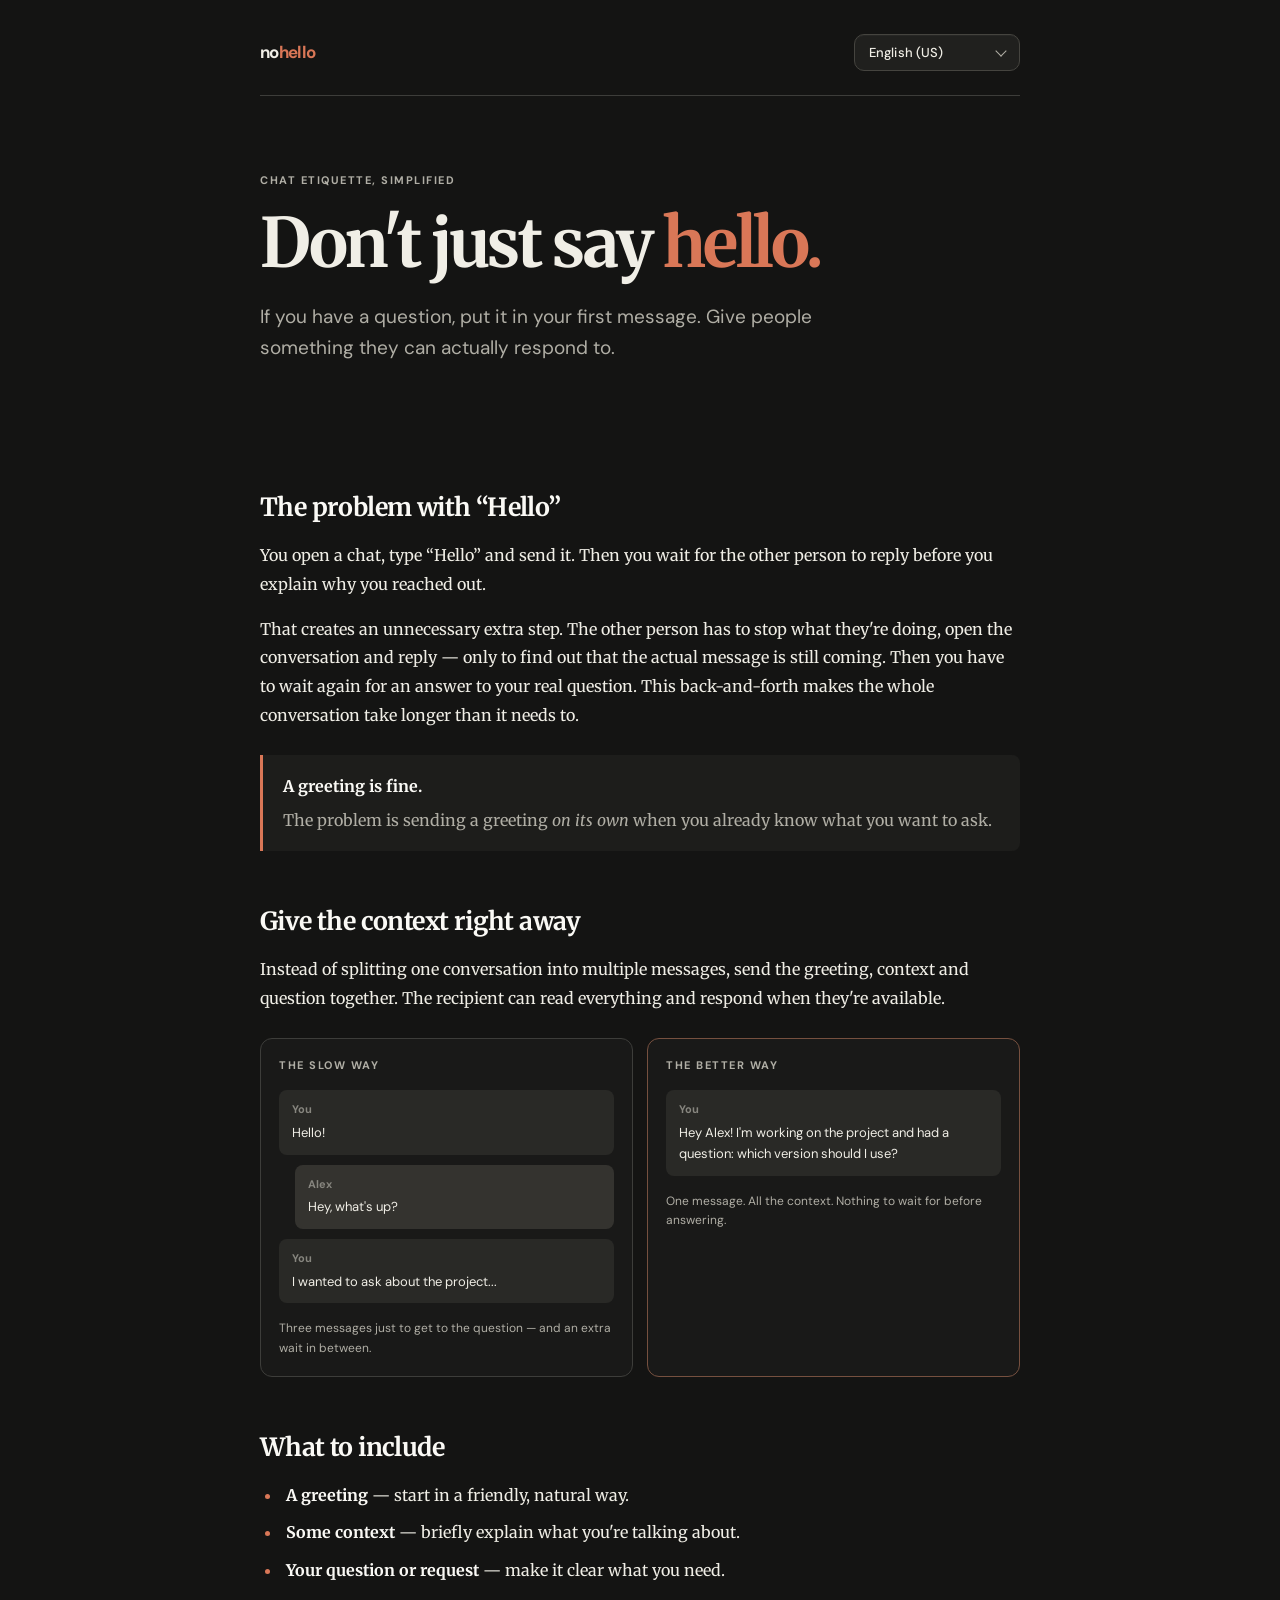
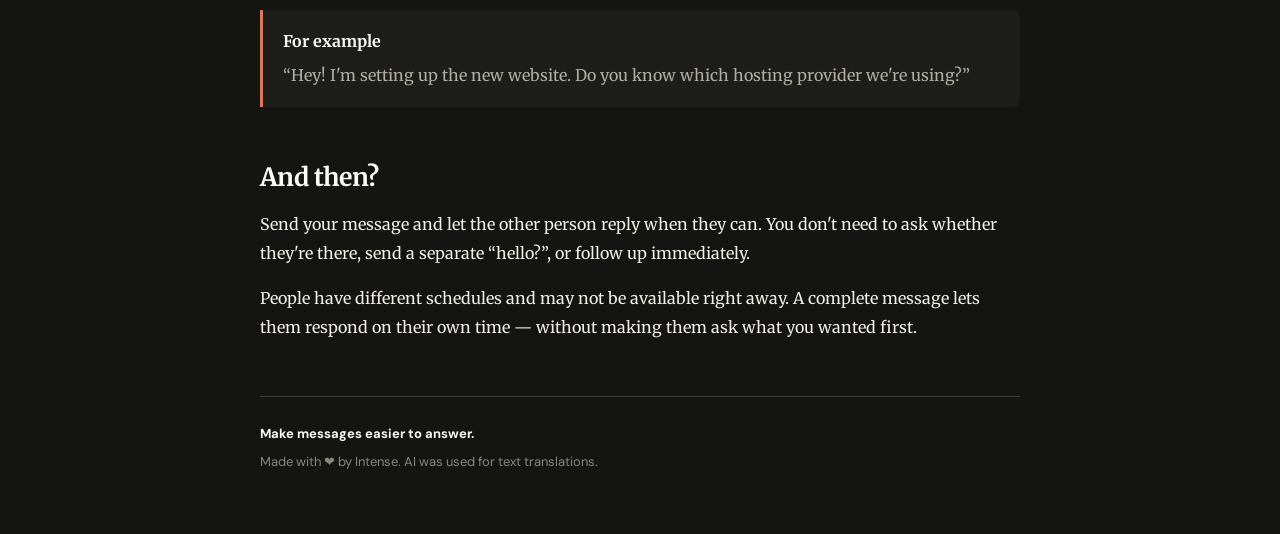
<file: index.html>
<!DOCTYPE html>
<html lang="en">
<head>
    <meta charset="UTF-8">
    <meta name="viewport" content="width=device-width, initial-scale=1.0">
    <meta name="theme-color" content="#141413">
    <meta name="description" content="A small guide to better chat etiquette: skip the hello-only message and ask your question right away.">
    <title>No Hello — Make the first message count</title>
    <link rel="stylesheet" href="./app.css">
</head>
<body class="dark">
    <main>
        <header>
            <a href="./" class="wordmark">no<span>hello</span></a>
            <label class="language-picker">
                <span class="visually-hidden">Language</span>
                <select aria-label="Language" onchange="if (this.value) window.location.href = this.value;">
                    <option value="./en/" selected>English (US)</option>
                    <option value="./en-gb/">English (UK)</option>
                    <option value="./de/">Deutsch</option>
                    <option value="./fr/">Français</option>
                    <option value="./ru/">Русский</option>
                    <option value="./zh/">中文（简体）</option>
                    <option value="./es/">Español</option>
                    <option value="./it/">Italiano</option>
                    <option value="./pt/">Português (Brasil)</option>
                    <option value="./ja/">日本語</option>
                    <option value="./nl/">Nederlands</option>
                    <option value="./pl/">Polski</option>
                </select>
            </label>
        </header>

        <section class="intro">
            <p class="eyebrow">CHAT ETIQUETTE, SIMPLIFIED</p>
            <h1>Don't just say <span>hello.</span></h1>
            <p class="lead">If you have a question, put it in your first message. Give people something they can actually respond to.</p>
        </section>

        <section>
            <h2>The problem with “Hello”</h2>
            <p>You open a chat, type “Hello” and send it. Then you wait for the other person to reply before you explain why you reached out.</p>
            <p>That creates an unnecessary extra step. The other person has to stop what they're doing, open the conversation and reply — only to find out that the actual message is still coming. Then you have to wait again for an answer to your real question. This back-and-forth makes the whole conversation take longer than it needs to.</p>
            <aside class="callout">
                <strong>A greeting is fine.</strong>
                <p>The problem is sending a greeting <em>on its own</em> when you already know what you want to ask.</p>
            </aside>
        </section>

        <section>
            <h2>Give the context right away</h2>
            <p>Instead of splitting one conversation into multiple messages, send the greeting, context and question together. The recipient can read everything and respond when they're available.</p>
            <div class="examples">
                <article class="example">
                    <p class="example-label">THE SLOW WAY</p>
                    <div class="message"><span>You</span>Hello!</div>
                    <div class="message reply"><span>Alex</span>Hey, what's up?</div>
                    <div class="message"><span>You</span>I wanted to ask about the project...</div>
                    <p class="example-note">Three messages just to get to the question — and an extra wait in between.</p>
                </article>
                <article class="example better">
                    <p class="example-label">THE BETTER WAY</p>
                    <div class="message"><span>You</span>Hey Alex! I'm working on the project and had a question: which version should I use?</div>
                    <p class="example-note">One message. All the context. Nothing to wait for before answering.</p>
                </article>
            </div>
        </section>

        <section>
            <h2>What to include</h2>
            <ul>
                <li><strong>A greeting</strong> — start in a friendly, natural way.</li>
                <li><strong>Some context</strong> — briefly explain what you're talking about.</li>
                <li><strong>Your question or request</strong> — make it clear what you need.</li>
            </ul>
            <aside class="callout">
                <strong>For example</strong>
                <p>“Hey! I'm setting up the new website. Do you know which hosting provider we're using?”</p>
            </aside>
        </section>

        <section>
            <h2>And then?</h2>
            <p>Send your message and let the other person reply when they can. You don't need to ask whether they're there, send a separate “hello?”, or follow up immediately.</p>
            <p>People have different schedules and may not be available right away. A complete message lets them respond on their own time — without making them ask what you wanted first.</p>
        </section>

        <footer>
            <p><strong>Make messages easier to answer.</strong></p>
            <p class="muted">Made with ❤️ by Intense. AI was used for text translations.</p>
        </footer>
    </main>
</body>
</html>
</file>
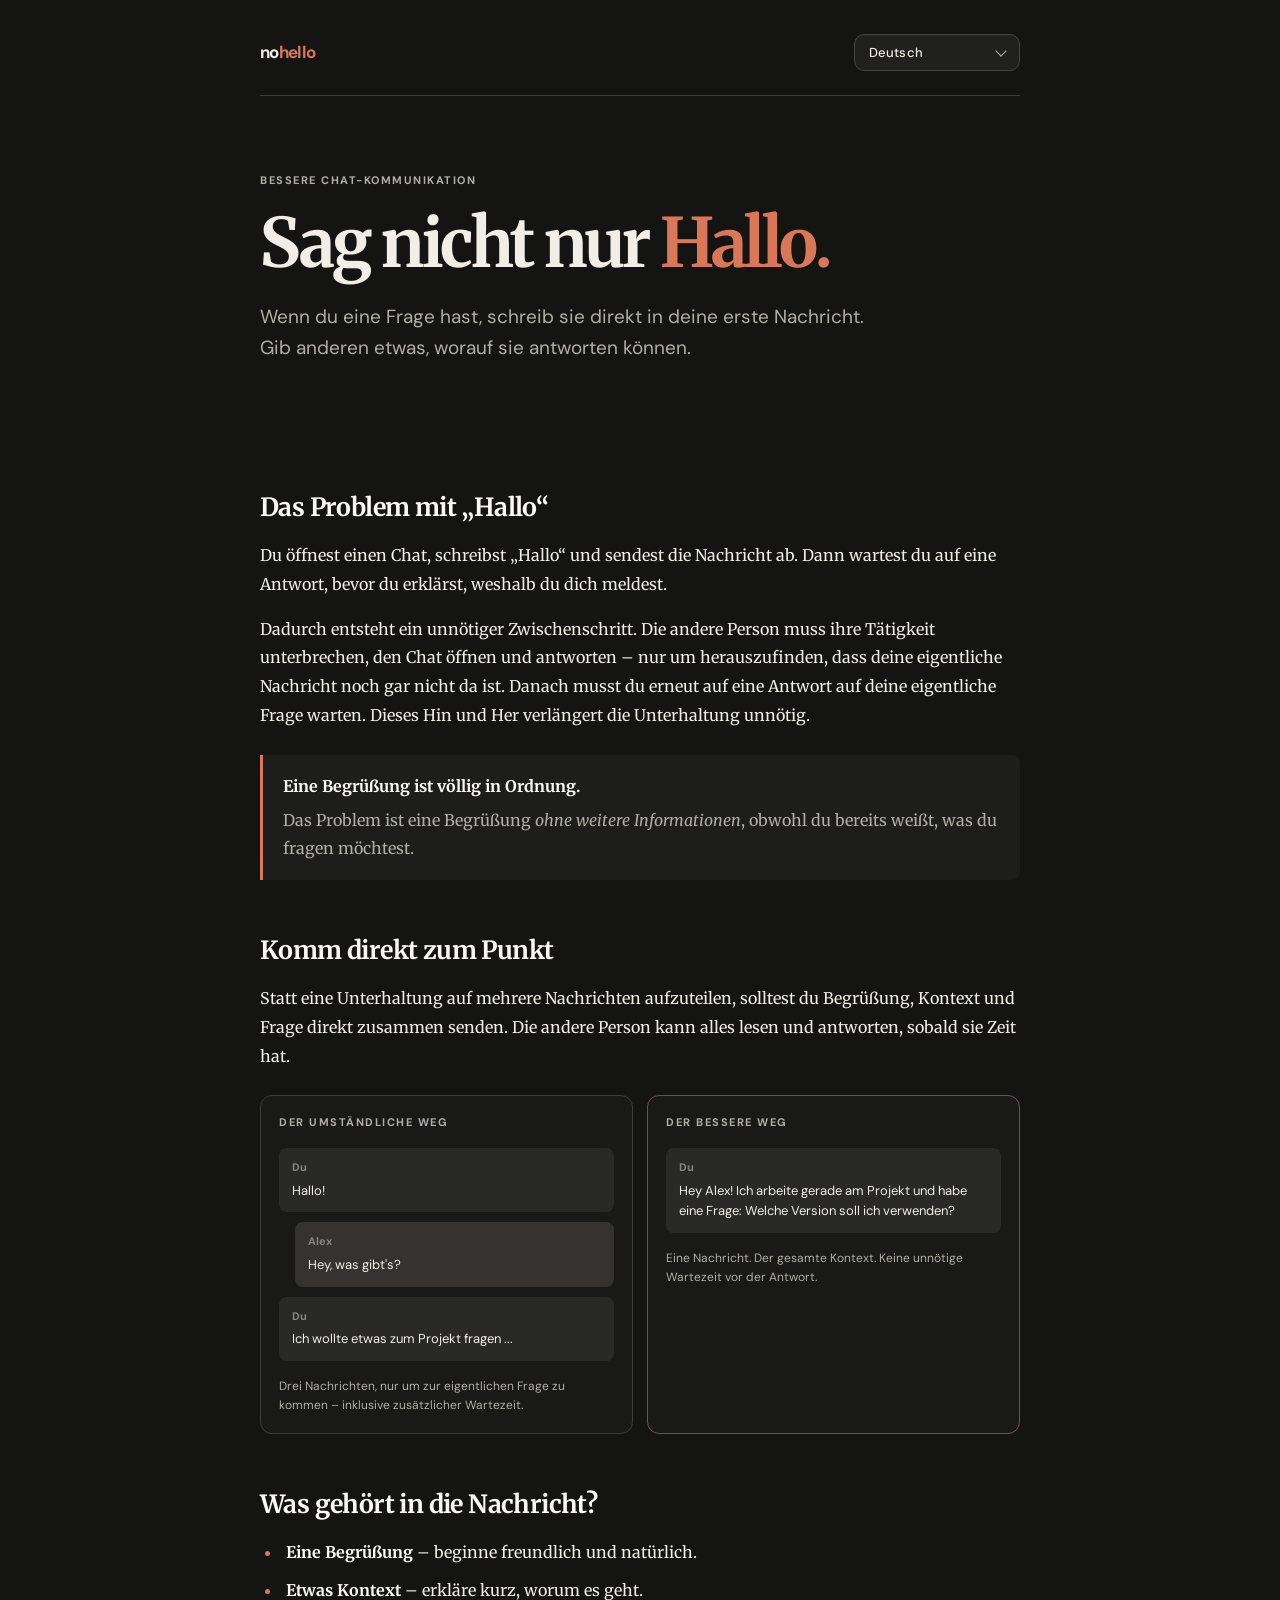
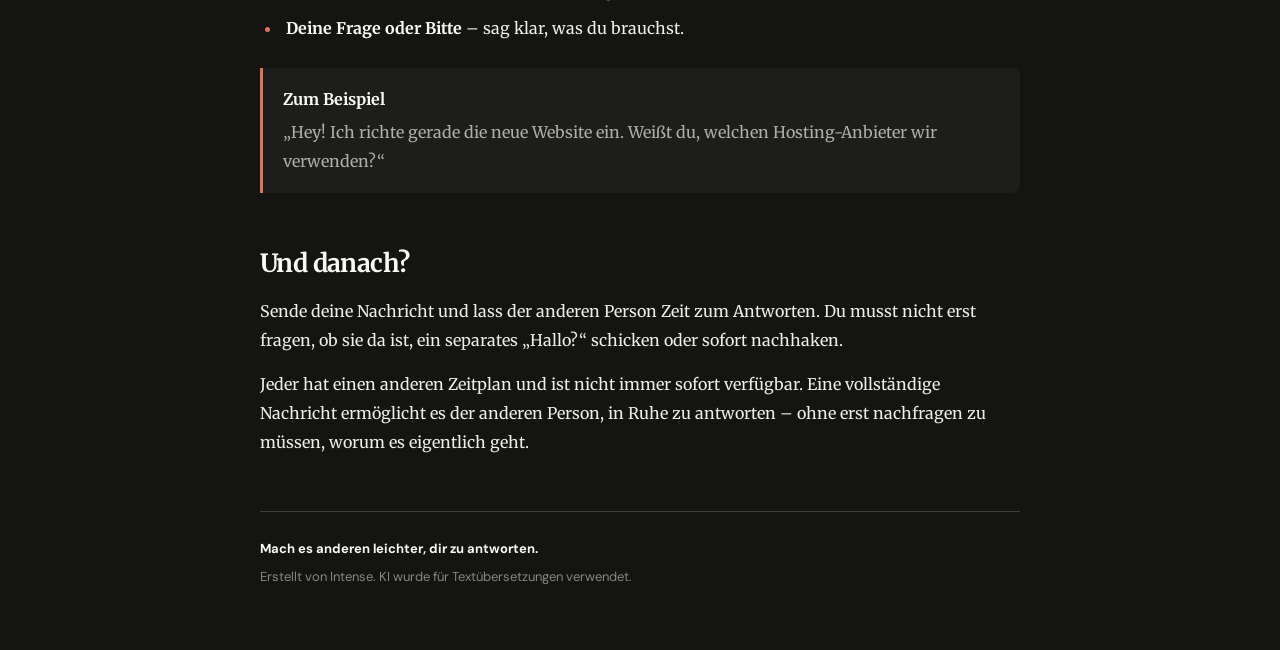
<file: de/index.html>
<!DOCTYPE html>
<html lang="de">
<head>
    <meta charset="UTF-8">
    <meta name="viewport" content="width=device-width, initial-scale=1.0">
    <meta name="theme-color" content="#141413">
    <meta name="description" content="Ein kurzer Leitfaden für bessere Chat-Kommunikation: keine Nachrichten, die nur aus „Hallo“ bestehen.">
    <title>No Hello — Komm direkt zum Punkt</title>
    <link rel="stylesheet" href="../app.css">
</head>
<body class="dark">
    <main>
        <header>
            <a href="../" class="wordmark">no<span>hello</span></a>
            <label class="language-picker">
                <span class="visually-hidden">Language</span>
                <select aria-label="Language" onchange="if (this.value) window.location.href = this.value;">
                    <option value="../en/">English (US)</option>
                    <option value="../en-gb/">English (UK)</option>
                    <option value="../de/" selected>Deutsch</option>
                    <option value="../fr/">Français</option>
                    <option value="../ru/">Русский</option>
                    <option value="../zh/">中文（简体）</option>
                    <option value="../es/">Español</option>
                    <option value="../it/">Italiano</option>
                    <option value="../pt/">Português (Brasil)</option>
                    <option value="../ja/">日本語</option>
                    <option value="../nl/">Nederlands</option>
                    <option value="../pl/">Polski</option>
                </select>
            </label>
        </header>

        <section class="intro">
            <p class="eyebrow">BESSERE CHAT-KOMMUNIKATION</p>
            <h1>Sag nicht nur <span>Hallo.</span></h1>
            <p class="lead">Wenn du eine Frage hast, schreib sie direkt in deine erste Nachricht. Gib anderen etwas, worauf sie antworten können.</p>
        </section>

        <section>
            <h2>Das Problem mit „Hallo“</h2>
            <p>Du öffnest einen Chat, schreibst „Hallo“ und sendest die Nachricht ab. Dann wartest du auf eine Antwort, bevor du erklärst, weshalb du dich meldest.</p>
            <p>Dadurch entsteht ein unnötiger Zwischenschritt. Die andere Person muss ihre Tätigkeit unterbrechen, den Chat öffnen und antworten – nur um herauszufinden, dass deine eigentliche Nachricht noch gar nicht da ist. Danach musst du erneut auf eine Antwort auf deine eigentliche Frage warten. Dieses Hin und Her verlängert die Unterhaltung unnötig.</p>
            <aside class="callout">
                <strong>Eine Begrüßung ist völlig in Ordnung.</strong>
                <p>Das Problem ist eine Begrüßung <em>ohne weitere Informationen</em>, obwohl du bereits weißt, was du fragen möchtest.</p>
            </aside>
        </section>

        <section>
            <h2>Komm direkt zum Punkt</h2>
            <p>Statt eine Unterhaltung auf mehrere Nachrichten aufzuteilen, solltest du Begrüßung, Kontext und Frage direkt zusammen senden. Die andere Person kann alles lesen und antworten, sobald sie Zeit hat.</p>
            <div class="examples">
                <article class="example">
                    <p class="example-label">DER UMSTÄNDLICHE WEG</p>
                    <div class="message"><span>Du</span>Hallo!</div>
                    <div class="message reply"><span>Alex</span>Hey, was gibt's?</div>
                    <div class="message"><span>Du</span>Ich wollte etwas zum Projekt fragen ...</div>
                    <p class="example-note">Drei Nachrichten, nur um zur eigentlichen Frage zu kommen – inklusive zusätzlicher Wartezeit.</p>
                </article>
                <article class="example better">
                    <p class="example-label">DER BESSERE WEG</p>
                    <div class="message"><span>Du</span>Hey Alex! Ich arbeite gerade am Projekt und habe eine Frage: Welche Version soll ich verwenden?</div>
                    <p class="example-note">Eine Nachricht. Der gesamte Kontext. Keine unnötige Wartezeit vor der Antwort.</p>
                </article>
            </div>
        </section>

        <section>
            <h2>Was gehört in die Nachricht?</h2>
            <ul>
                <li><strong>Eine Begrüßung</strong> – beginne freundlich und natürlich.</li>
                <li><strong>Etwas Kontext</strong> – erkläre kurz, worum es geht.</li>
                <li><strong>Deine Frage oder Bitte</strong> – sag klar, was du brauchst.</li>
            </ul>
            <aside class="callout">
                <strong>Zum Beispiel</strong>
                <p>„Hey! Ich richte gerade die neue Website ein. Weißt du, welchen Hosting-Anbieter wir verwenden?“</p>
            </aside>
        </section>

        <section>
            <h2>Und danach?</h2>
            <p>Sende deine Nachricht und lass der anderen Person Zeit zum Antworten. Du musst nicht erst fragen, ob sie da ist, ein separates „Hallo?“ schicken oder sofort nachhaken.</p>
            <p>Jeder hat einen anderen Zeitplan und ist nicht immer sofort verfügbar. Eine vollständige Nachricht ermöglicht es der anderen Person, in Ruhe zu antworten – ohne erst nachfragen zu müssen, worum es eigentlich geht.</p>
        </section>

        <footer>
            <p><strong>Mach es anderen leichter, dir zu antworten.</strong></p>
            <p class="muted">Erstellt von Intense. KI wurde für Textübersetzungen verwendet.</p>
        </footer>
    </main>
</body>
</html>
</file>
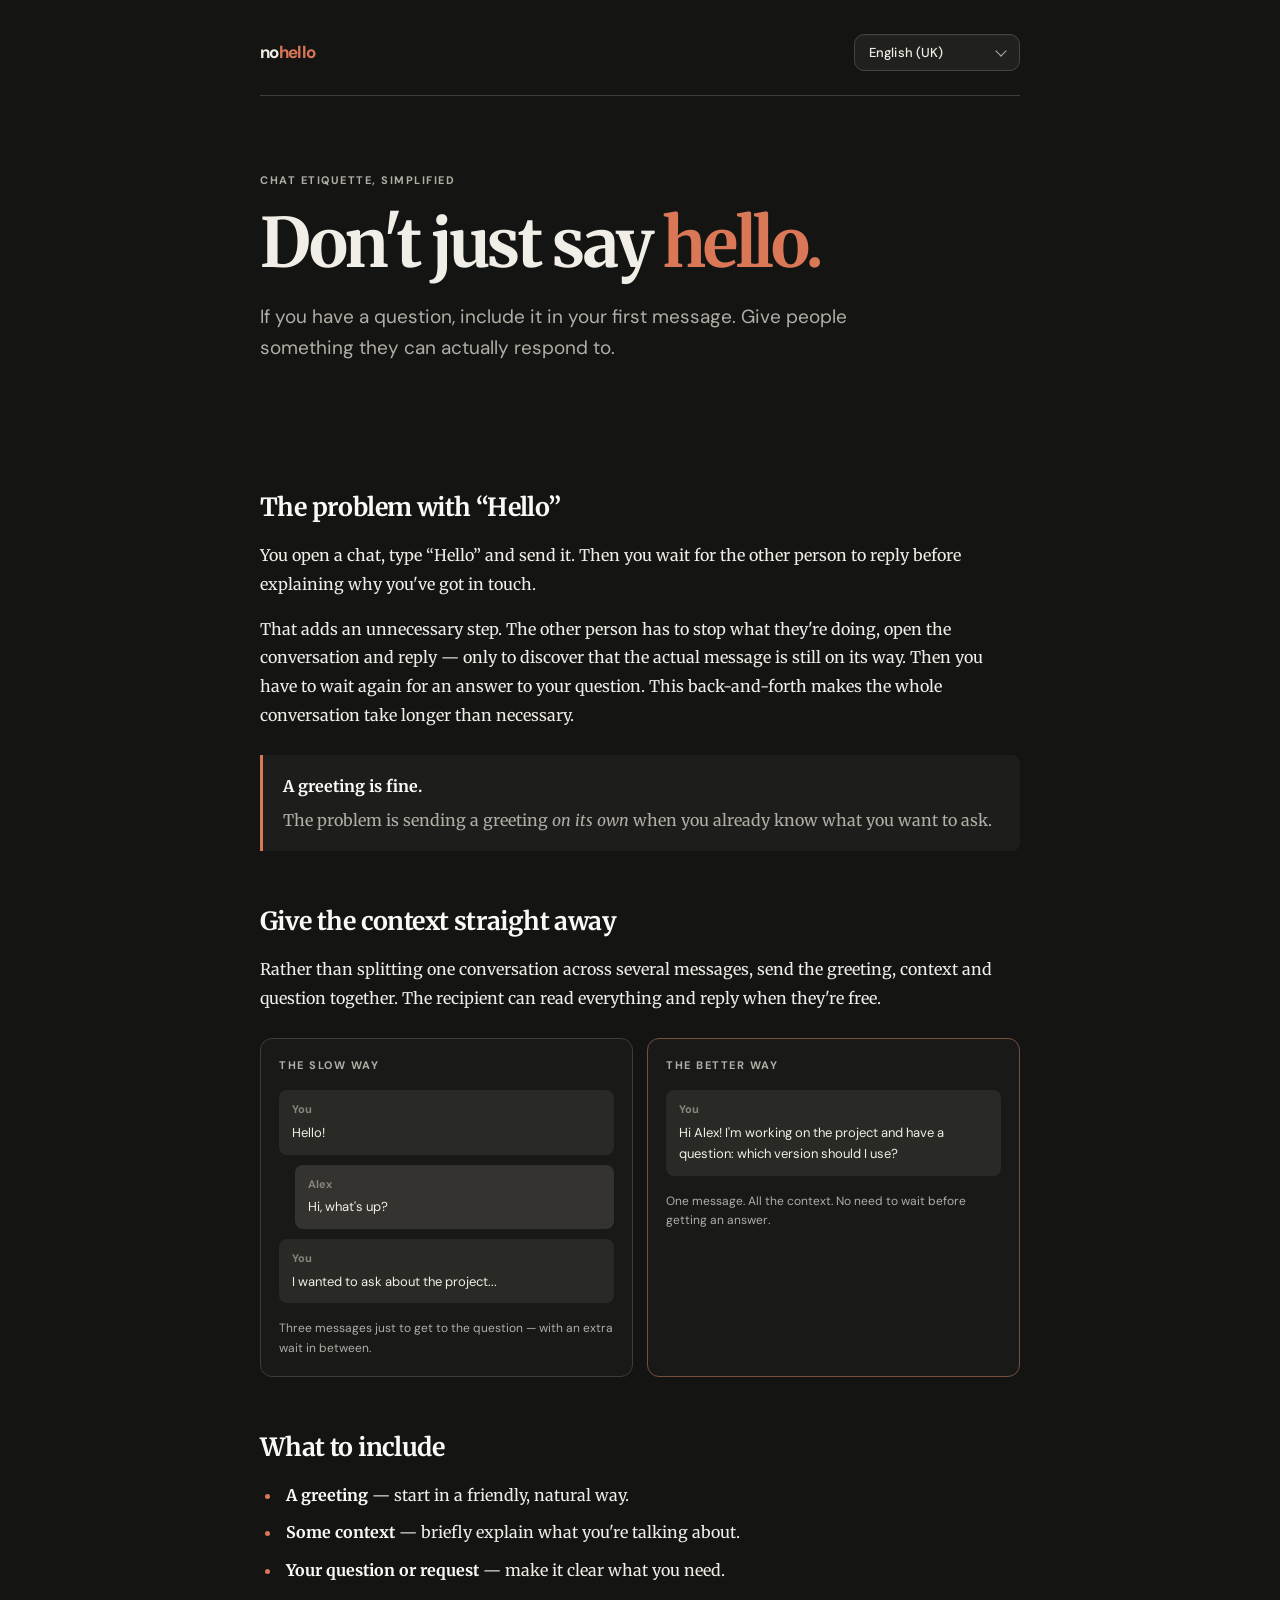
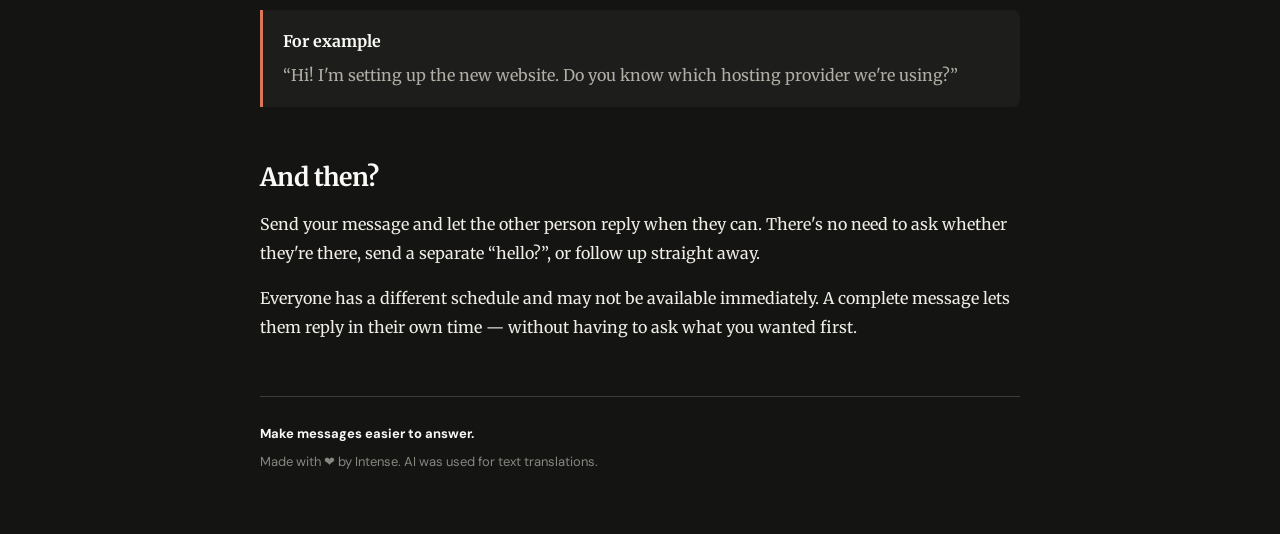
<file: en-gb/index.html>
<!DOCTYPE html>
<html lang="en-GB">
<head>
    <meta charset="UTF-8">
    <meta name="viewport" content="width=device-width, initial-scale=1.0">
    <meta name="theme-color" content="#141413">
    <meta name="description" content="A short guide to better chat etiquette: skip the hello-only message and ask your question straight away.">
    <title>No Hello — Make the first message count</title>
    <link rel="stylesheet" href="../app.css">
</head>
<body class="dark">
    <main>
        <header>
            <a href="../" class="wordmark">no<span>hello</span></a>
            <label class="language-picker">
                <span class="visually-hidden">Language</span>
                <select aria-label="Language" onchange="if (this.value) window.location.href = this.value;">
                    <option value="../en/">English (US)</option>
                    <option value="../en-gb/" selected>English (UK)</option>
                    <option value="../de/">Deutsch</option>
                    <option value="../fr/">Français</option>
                    <option value="../ru/">Русский</option>
                    <option value="../zh/">中文（简体）</option>
                    <option value="../es/">Español</option>
                    <option value="../it/">Italiano</option>
                    <option value="../pt/">Português (Brasil)</option>
                    <option value="../ja/">日本語</option>
                    <option value="../nl/">Nederlands</option>
                    <option value="../pl/">Polski</option>
                </select>
            </label>
        </header>

        <section class="intro">
            <p class="eyebrow">CHAT ETIQUETTE, SIMPLIFIED</p>
            <h1>Don't just say <span>hello.</span></h1>
            <p class="lead">If you have a question, include it in your first message. Give people something they can actually respond to.</p>
        </section>

        <section>
            <h2>The problem with “Hello”</h2>
            <p>You open a chat, type “Hello” and send it. Then you wait for the other person to reply before explaining why you've got in touch.</p>
            <p>That adds an unnecessary step. The other person has to stop what they're doing, open the conversation and reply — only to discover that the actual message is still on its way. Then you have to wait again for an answer to your question. This back-and-forth makes the whole conversation take longer than necessary.</p>
            <aside class="callout">
                <strong>A greeting is fine.</strong>
                <p>The problem is sending a greeting <em>on its own</em> when you already know what you want to ask.</p>
            </aside>
        </section>

        <section>
            <h2>Give the context straight away</h2>
            <p>Rather than splitting one conversation across several messages, send the greeting, context and question together. The recipient can read everything and reply when they're free.</p>
            <div class="examples">
                <article class="example">
                    <p class="example-label">THE SLOW WAY</p>
                    <div class="message"><span>You</span>Hello!</div>
                    <div class="message reply"><span>Alex</span>Hi, what's up?</div>
                    <div class="message"><span>You</span>I wanted to ask about the project...</div>
                    <p class="example-note">Three messages just to get to the question — with an extra wait in between.</p>
                </article>
                <article class="example better">
                    <p class="example-label">THE BETTER WAY</p>
                    <div class="message"><span>You</span>Hi Alex! I'm working on the project and have a question: which version should I use?</div>
                    <p class="example-note">One message. All the context. No need to wait before getting an answer.</p>
                </article>
            </div>
        </section>

        <section>
            <h2>What to include</h2>
            <ul>
                <li><strong>A greeting</strong> — start in a friendly, natural way.</li>
                <li><strong>Some context</strong> — briefly explain what you're talking about.</li>
                <li><strong>Your question or request</strong> — make it clear what you need.</li>
            </ul>
            <aside class="callout">
                <strong>For example</strong>
                <p>“Hi! I'm setting up the new website. Do you know which hosting provider we're using?”</p>
            </aside>
        </section>

        <section>
            <h2>And then?</h2>
            <p>Send your message and let the other person reply when they can. There's no need to ask whether they're there, send a separate “hello?”, or follow up straight away.</p>
            <p>Everyone has a different schedule and may not be available immediately. A complete message lets them reply in their own time — without having to ask what you wanted first.</p>
        </section>

        <footer>
            <p><strong>Make messages easier to answer.</strong></p>
            <p class="muted">Made with ❤️ by Intense. AI was used for text translations.</p>
        </footer>
    </main>
</body>
</html>
</file>
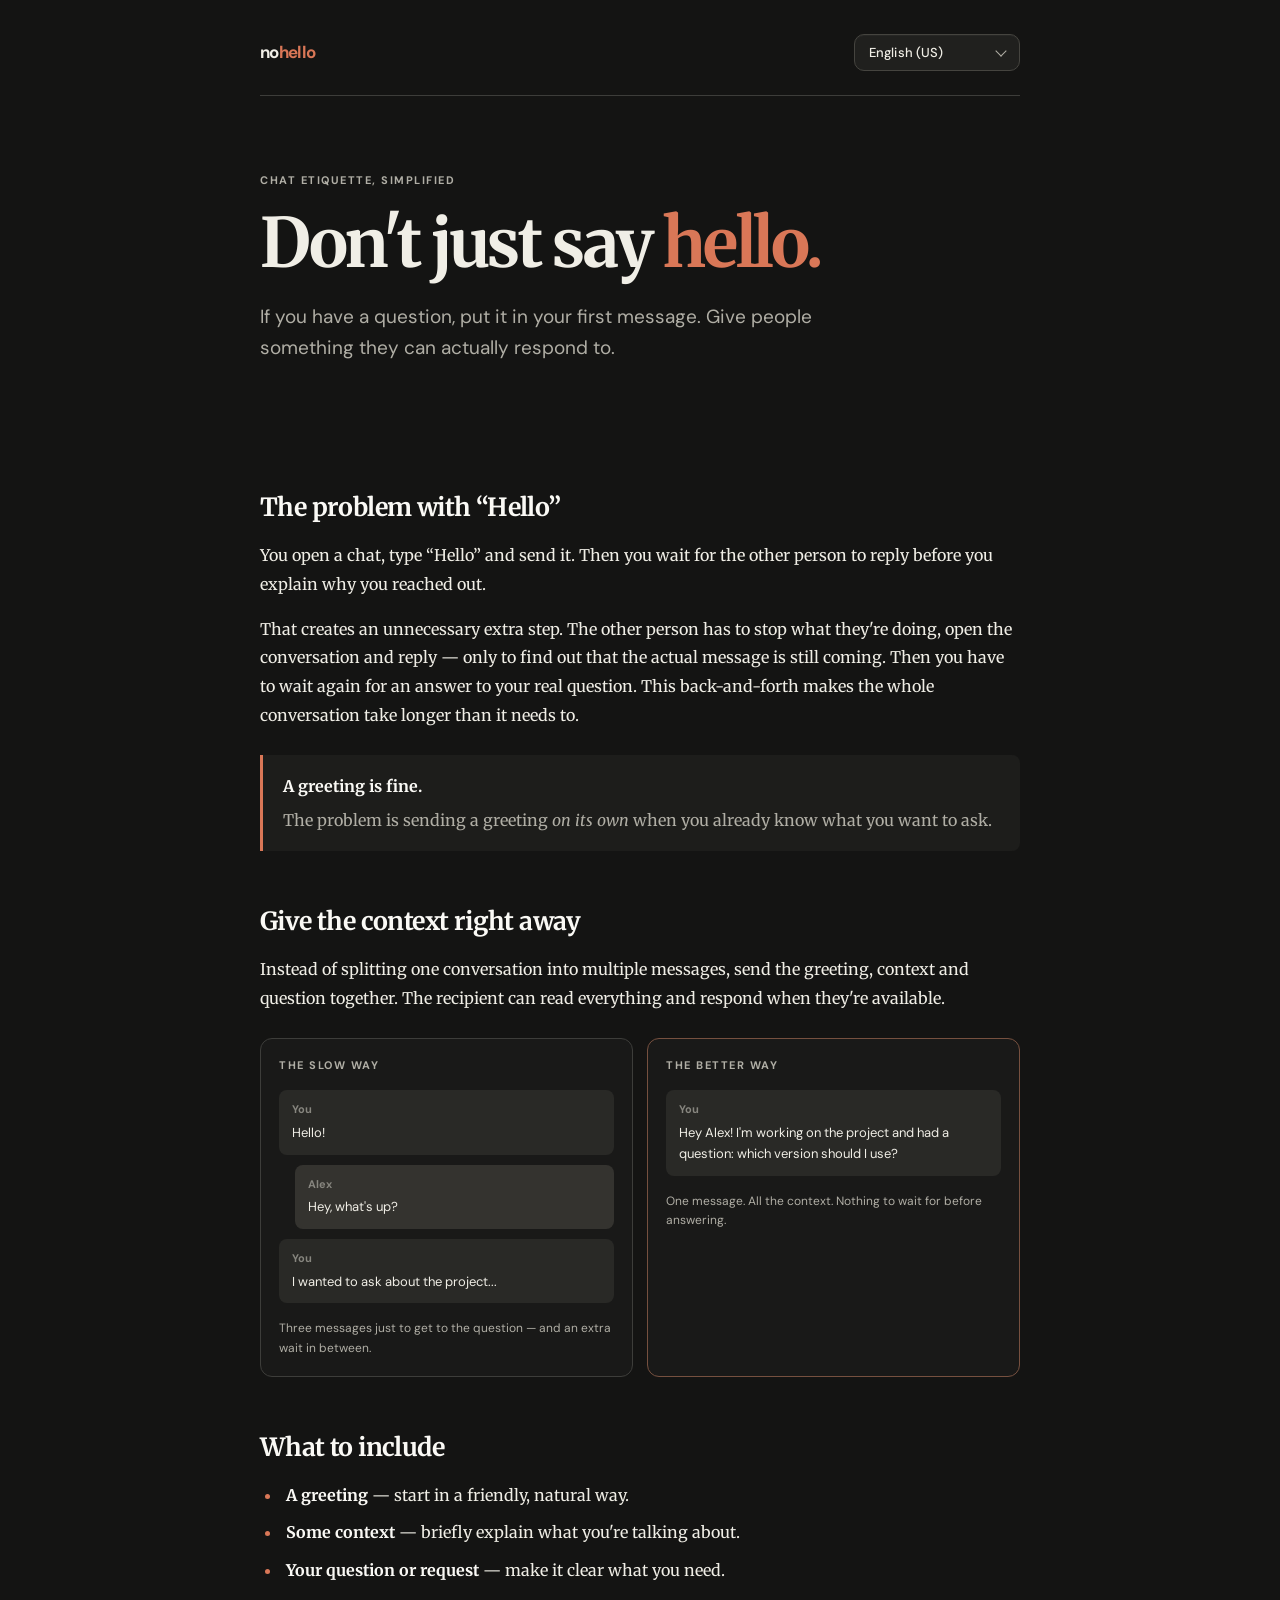
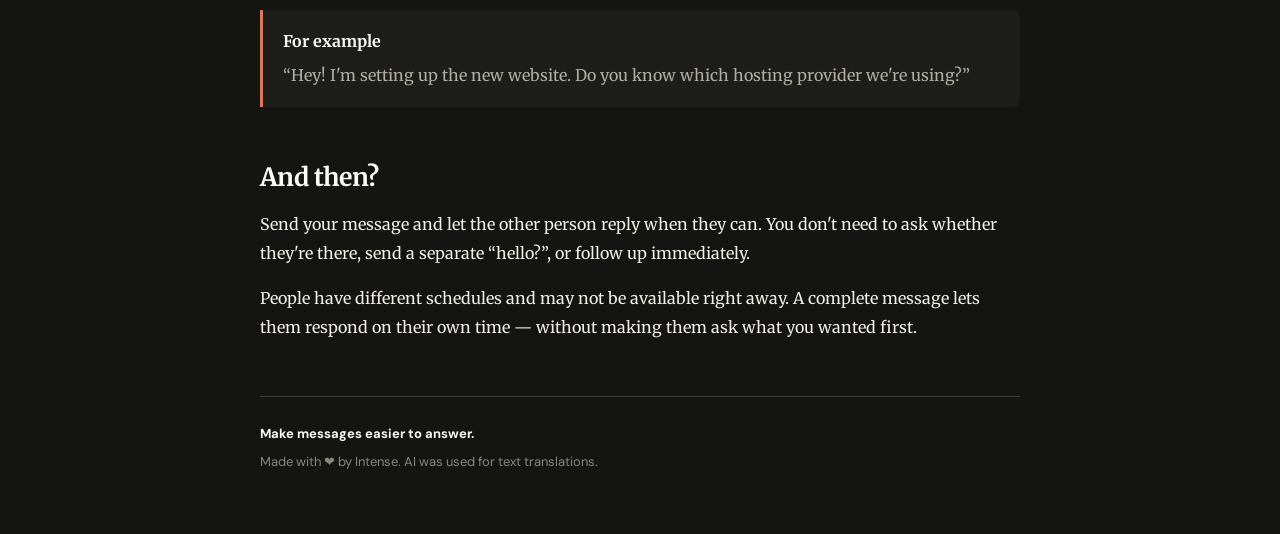
<file: en/index.html>
<!DOCTYPE html>
<html lang="en">
<head>
    <meta charset="UTF-8">
    <meta name="viewport" content="width=device-width, initial-scale=1.0">
    <meta name="theme-color" content="#141413">
    <meta name="description" content="A small guide to better chat etiquette: skip the hello-only message and ask your question right away.">
    <title>No Hello — Make the first message count</title>
    <link rel="stylesheet" href="../app.css">
</head>
<body class="dark">
    <main>
        <header>
            <a href="../" class="wordmark">no<span>hello</span></a>
            <label class="language-picker">
                <span class="visually-hidden">Language</span>
                <select aria-label="Language" onchange="if (this.value) window.location.href = this.value;">
                    <option value="../en/" selected>English (US)</option>
                    <option value="../en-gb/">English (UK)</option>
                    <option value="../de/">Deutsch</option>
                    <option value="../fr/">Français</option>
                    <option value="../ru/">Русский</option>
                    <option value="../zh/">中文（简体）</option>
                    <option value="../es/">Español</option>
                    <option value="../it/">Italiano</option>
                    <option value="../pt/">Português (Brasil)</option>
                    <option value="../ja/">日本語</option>
                    <option value="../nl/">Nederlands</option>
                    <option value="../pl/">Polski</option>
                </select>
            </label>
        </header>

        <section class="intro">
            <p class="eyebrow">CHAT ETIQUETTE, SIMPLIFIED</p>
            <h1>Don't just say <span>hello.</span></h1>
            <p class="lead">If you have a question, put it in your first message. Give people something they can actually respond to.</p>
        </section>

        <section>
            <h2>The problem with “Hello”</h2>
            <p>You open a chat, type “Hello” and send it. Then you wait for the other person to reply before you explain why you reached out.</p>
            <p>That creates an unnecessary extra step. The other person has to stop what they're doing, open the conversation and reply — only to find out that the actual message is still coming. Then you have to wait again for an answer to your real question. This back-and-forth makes the whole conversation take longer than it needs to.</p>
            <aside class="callout">
                <strong>A greeting is fine.</strong>
                <p>The problem is sending a greeting <em>on its own</em> when you already know what you want to ask.</p>
            </aside>
        </section>

        <section>
            <h2>Give the context right away</h2>
            <p>Instead of splitting one conversation into multiple messages, send the greeting, context and question together. The recipient can read everything and respond when they're available.</p>
            <div class="examples">
                <article class="example">
                    <p class="example-label">THE SLOW WAY</p>
                    <div class="message"><span>You</span>Hello!</div>
                    <div class="message reply"><span>Alex</span>Hey, what's up?</div>
                    <div class="message"><span>You</span>I wanted to ask about the project...</div>
                    <p class="example-note">Three messages just to get to the question — and an extra wait in between.</p>
                </article>
                <article class="example better">
                    <p class="example-label">THE BETTER WAY</p>
                    <div class="message"><span>You</span>Hey Alex! I'm working on the project and had a question: which version should I use?</div>
                    <p class="example-note">One message. All the context. Nothing to wait for before answering.</p>
                </article>
            </div>
        </section>

        <section>
            <h2>What to include</h2>
            <ul>
                <li><strong>A greeting</strong> — start in a friendly, natural way.</li>
                <li><strong>Some context</strong> — briefly explain what you're talking about.</li>
                <li><strong>Your question or request</strong> — make it clear what you need.</li>
            </ul>
            <aside class="callout">
                <strong>For example</strong>
                <p>“Hey! I'm setting up the new website. Do you know which hosting provider we're using?”</p>
            </aside>
        </section>

        <section>
            <h2>And then?</h2>
            <p>Send your message and let the other person reply when they can. You don't need to ask whether they're there, send a separate “hello?”, or follow up immediately.</p>
            <p>People have different schedules and may not be available right away. A complete message lets them respond on their own time — without making them ask what you wanted first.</p>
        </section>

        <footer>
            <p><strong>Make messages easier to answer.</strong></p>
            <p class="muted">Made with ❤️ by Intense. AI was used for text translations.</p>
        </footer>
    </main>
</body>
</html>
</file>
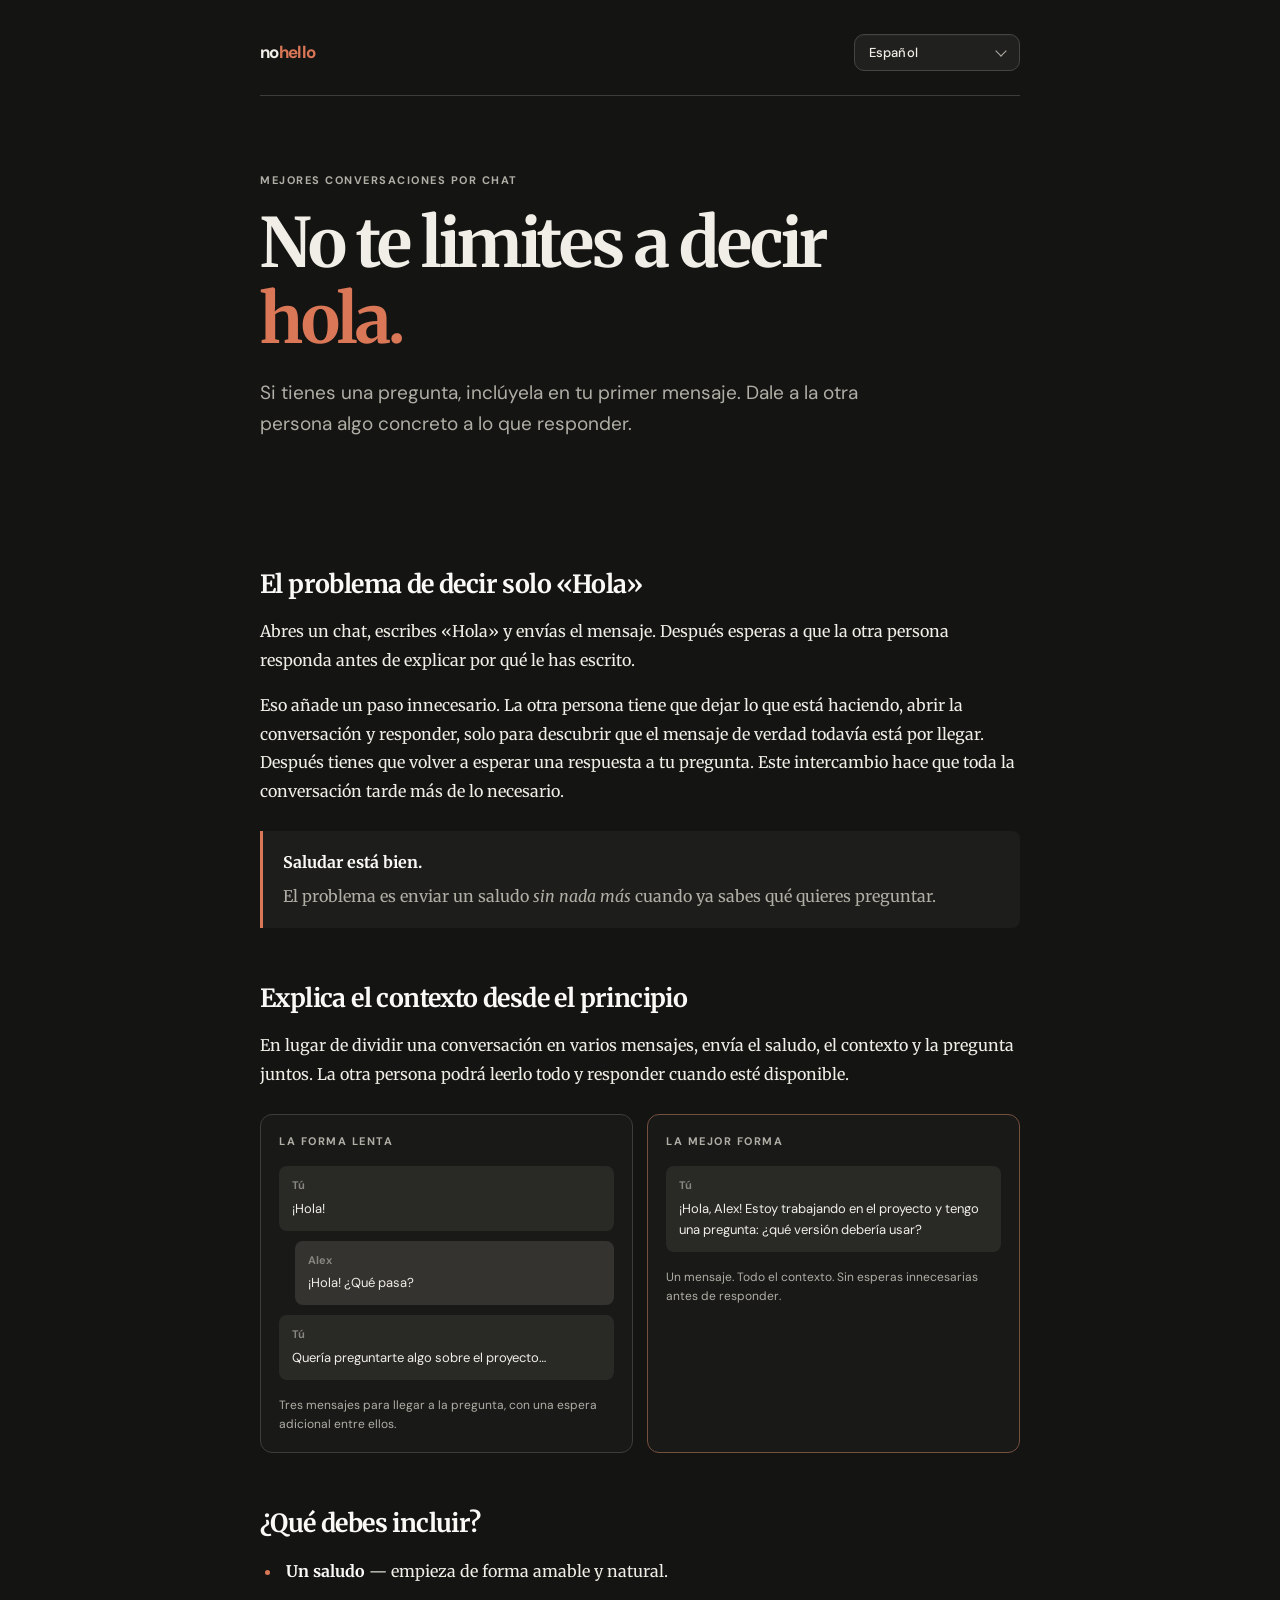
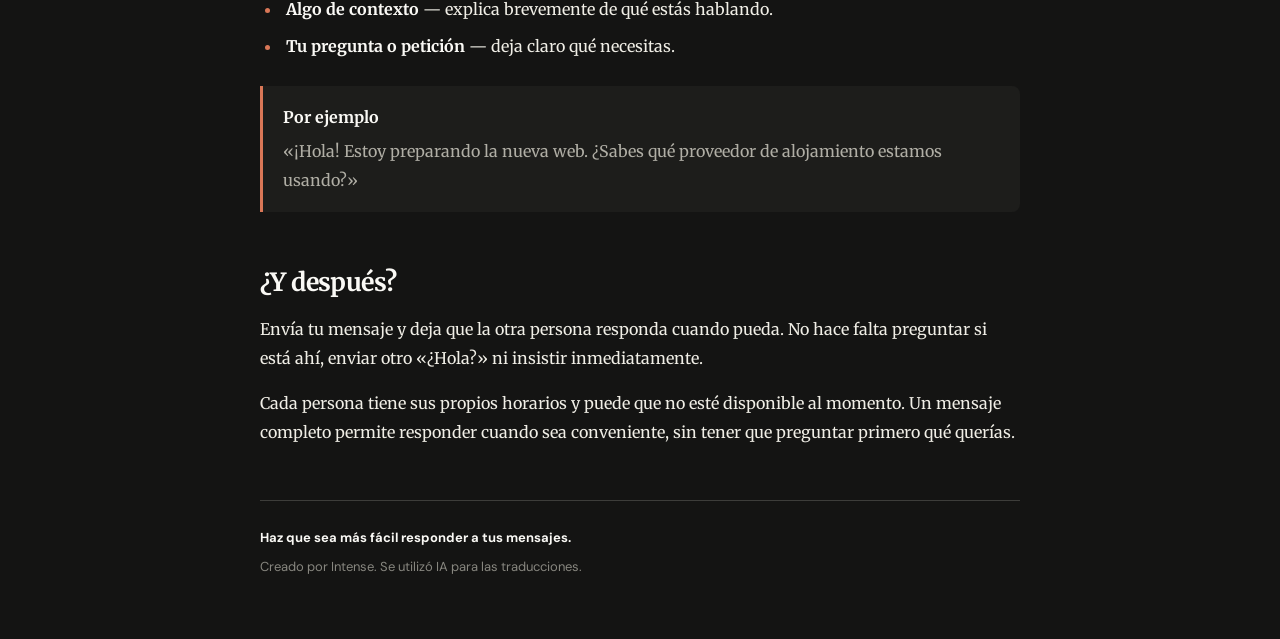
<file: es/index.html>
<!DOCTYPE html>
<html lang="es">
<head>
    <meta charset="UTF-8">
    <meta name="viewport" content="width=device-width, initial-scale=1.0">
    <meta name="theme-color" content="#141413">
    <meta name="description" content="Una breve guía para comunicarse mejor por chat: evita enviar mensajes que solo digan «Hola».">
    <title>No Hello — Ve directo al grano</title>
    <link rel="stylesheet" href="../app.css">
</head>
<body class="dark">
    <main>
        <header>
            <a href="../" class="wordmark">no<span>hello</span></a>
            <label class="language-picker">
                <span class="visually-hidden">Language</span>
                <select aria-label="Language" onchange="if (this.value) window.location.href = this.value;">
                    <option value="../en/">English (US)</option>
                    <option value="../en-gb/">English (UK)</option>
                    <option value="../de/">Deutsch</option>
                    <option value="../fr/">Français</option>
                    <option value="../ru/">Русский</option>
                    <option value="../zh/">中文（简体）</option>
                    <option value="../es/" selected>Español</option>
                    <option value="../it/">Italiano</option>
                    <option value="../pt/">Português (Brasil)</option>
                    <option value="../ja/">日本語</option>
                    <option value="../nl/">Nederlands</option>
                    <option value="../pl/">Polski</option>
                </select>
            </label>
        </header>

        <section class="intro">
            <p class="eyebrow">MEJORES CONVERSACIONES POR CHAT</p>
            <h1>No te limites a decir <span>hola.</span></h1>
            <p class="lead">Si tienes una pregunta, inclúyela en tu primer mensaje. Dale a la otra persona algo concreto a lo que responder.</p>
        </section>

        <section>
            <h2>El problema de decir solo «Hola»</h2>
            <p>Abres un chat, escribes «Hola» y envías el mensaje. Después esperas a que la otra persona responda antes de explicar por qué le has escrito.</p>
            <p>Eso añade un paso innecesario. La otra persona tiene que dejar lo que está haciendo, abrir la conversación y responder, solo para descubrir que el mensaje de verdad todavía está por llegar. Después tienes que volver a esperar una respuesta a tu pregunta. Este intercambio hace que toda la conversación tarde más de lo necesario.</p>
            <aside class="callout">
                <strong>Saludar está bien.</strong>
                <p>El problema es enviar un saludo <em>sin nada más</em> cuando ya sabes qué quieres preguntar.</p>
            </aside>
        </section>

        <section>
            <h2>Explica el contexto desde el principio</h2>
            <p>En lugar de dividir una conversación en varios mensajes, envía el saludo, el contexto y la pregunta juntos. La otra persona podrá leerlo todo y responder cuando esté disponible.</p>
            <div class="examples">
                <article class="example">
                    <p class="example-label">LA FORMA LENTA</p>
                    <div class="message"><span>Tú</span>¡Hola!</div>
                    <div class="message reply"><span>Alex</span>¡Hola! ¿Qué pasa?</div>
                    <div class="message"><span>Tú</span>Quería preguntarte algo sobre el proyecto…</div>
                    <p class="example-note">Tres mensajes para llegar a la pregunta, con una espera adicional entre ellos.</p>
                </article>
                <article class="example better">
                    <p class="example-label">LA MEJOR FORMA</p>
                    <div class="message"><span>Tú</span>¡Hola, Alex! Estoy trabajando en el proyecto y tengo una pregunta: ¿qué versión debería usar?</div>
                    <p class="example-note">Un mensaje. Todo el contexto. Sin esperas innecesarias antes de responder.</p>
                </article>
            </div>
        </section>

        <section>
            <h2>¿Qué debes incluir?</h2>
            <ul>
                <li><strong>Un saludo</strong> — empieza de forma amable y natural.</li>
                <li><strong>Algo de contexto</strong> — explica brevemente de qué estás hablando.</li>
                <li><strong>Tu pregunta o petición</strong> — deja claro qué necesitas.</li>
            </ul>
            <aside class="callout">
                <strong>Por ejemplo</strong>
                <p>«¡Hola! Estoy preparando la nueva web. ¿Sabes qué proveedor de alojamiento estamos usando?»</p>
            </aside>
        </section>

        <section>
            <h2>¿Y después?</h2>
            <p>Envía tu mensaje y deja que la otra persona responda cuando pueda. No hace falta preguntar si está ahí, enviar otro «¿Hola?» ni insistir inmediatamente.</p>
            <p>Cada persona tiene sus propios horarios y puede que no esté disponible al momento. Un mensaje completo permite responder cuando sea conveniente, sin tener que preguntar primero qué querías.</p>
        </section>

        <footer>
            <p><strong>Haz que sea más fácil responder a tus mensajes.</strong></p>
            <p class="muted">Creado por Intense. Se utilizó IA para las traducciones.</p>
        </footer>
    </main>
</body>
</html>
</file>
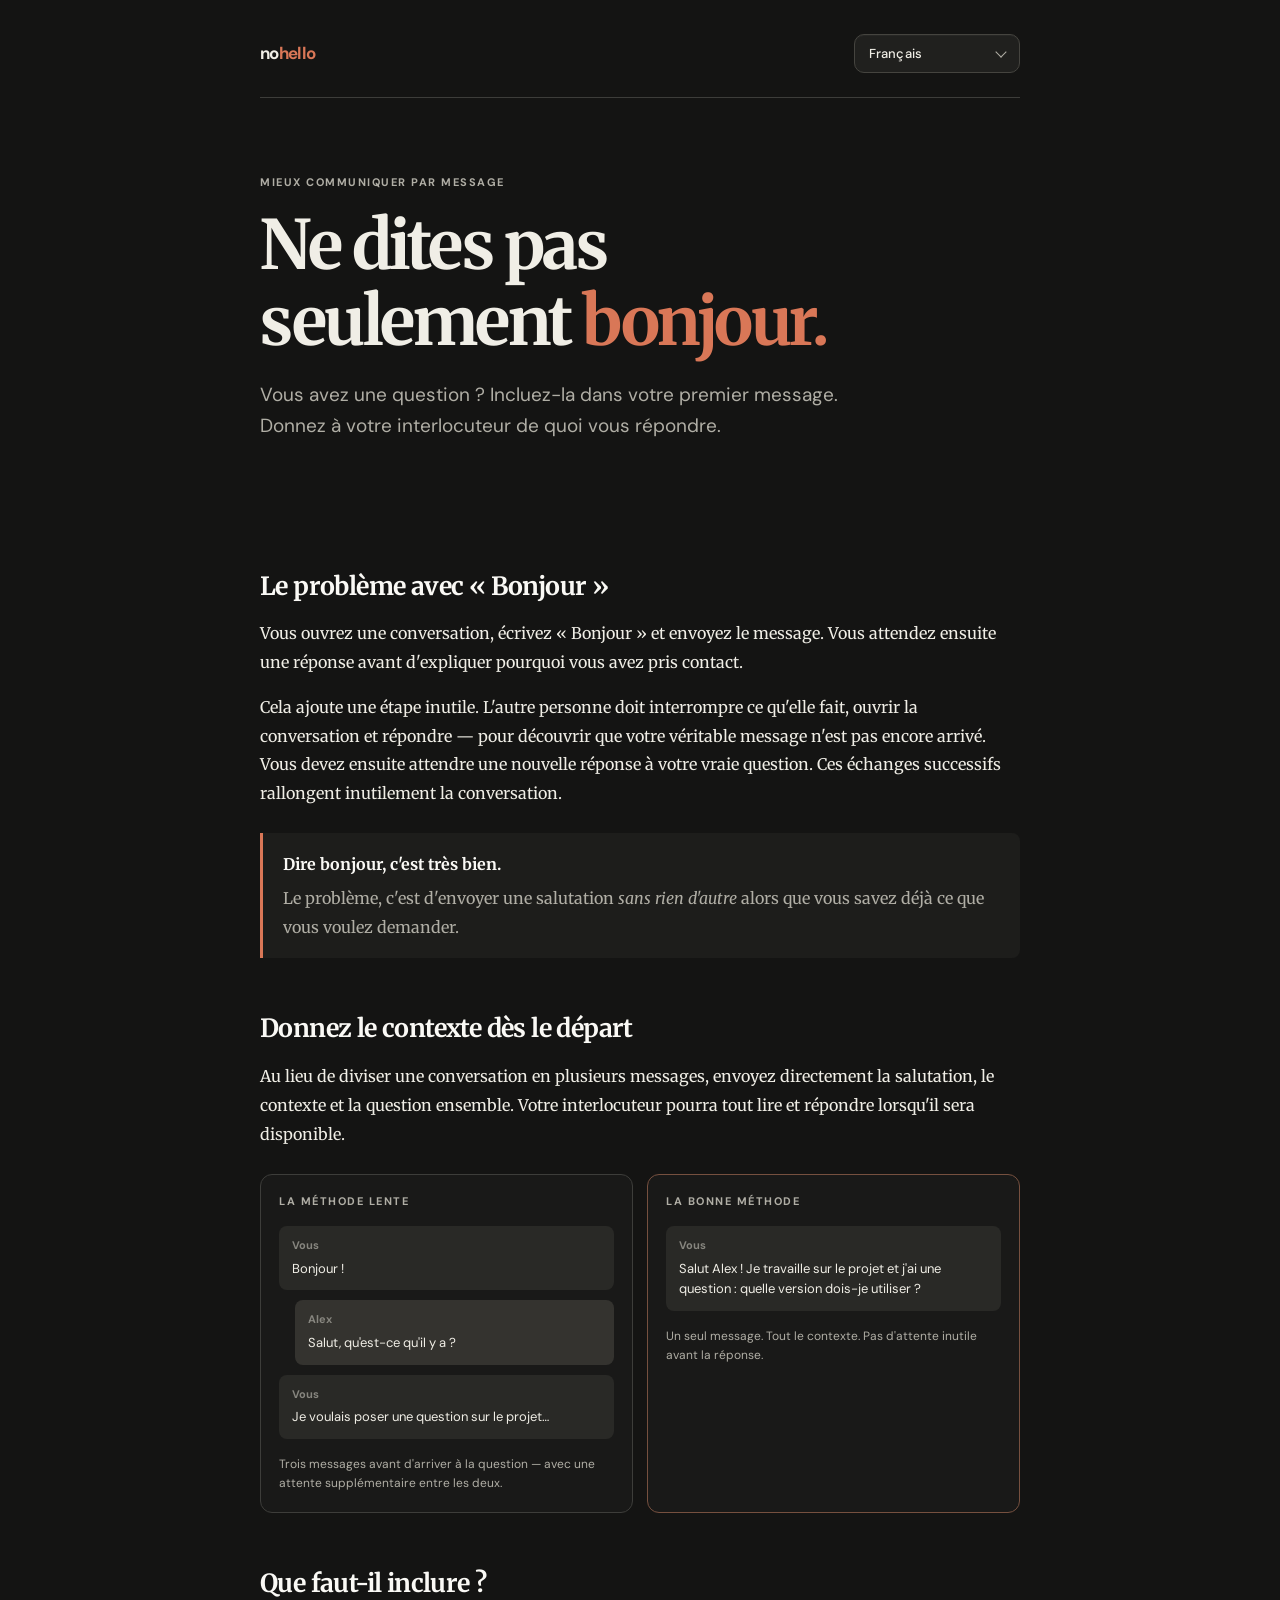
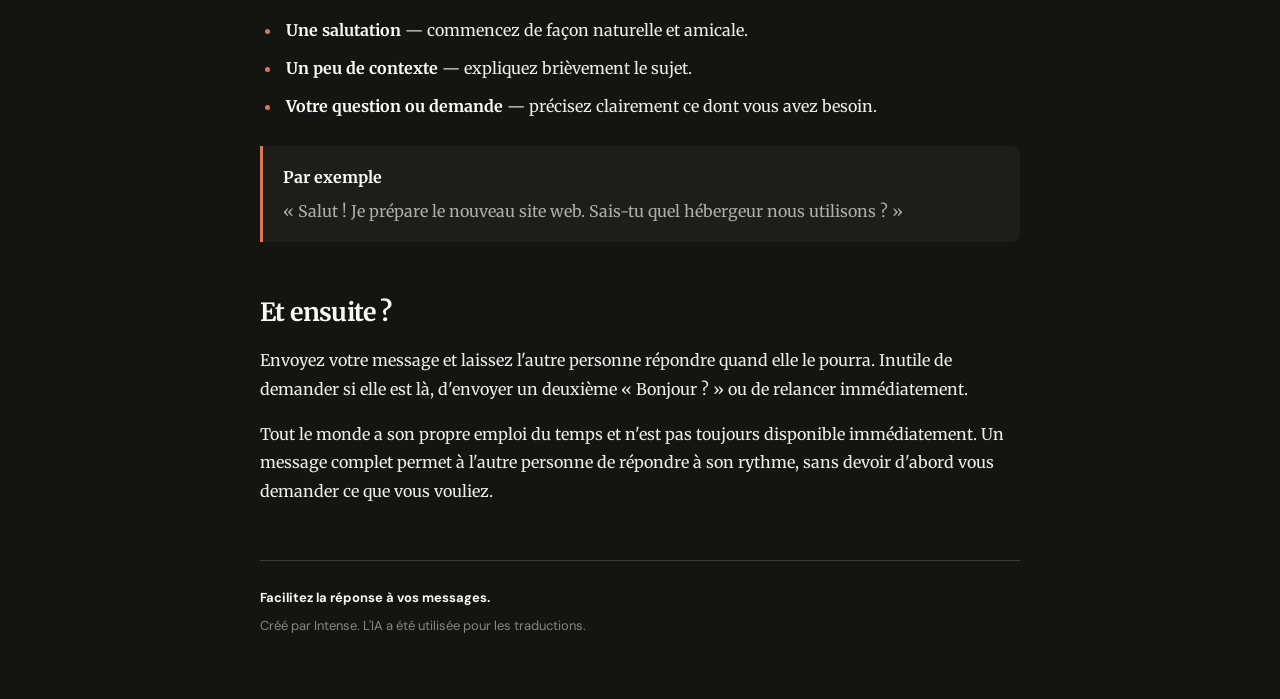
<file: fr/index.html>
<!DOCTYPE html>
<html lang="fr">
<head>
    <meta charset="UTF-8">
    <meta name="viewport" content="width=device-width, initial-scale=1.0">
    <meta name="theme-color" content="#141413">
    <meta name="description" content="Un petit guide pour mieux communiquer par message : évitez les messages qui disent seulement « Bonjour ».">
    <title>No Hello — Allez droit au but</title>
    <link rel="stylesheet" href="../app.css">
</head>
<body class="dark">
    <main>
        <header>
            <a href="../" class="wordmark">no<span>hello</span></a>
            <label class="language-picker">
                <span class="visually-hidden">Language</span>
                <select aria-label="Language" onchange="if (this.value) window.location.href = this.value;">
                    <option value="../en/">English (US)</option>
                    <option value="../en-gb/">English (UK)</option>
                    <option value="../de/">Deutsch</option>
                    <option value="../fr/" selected>Français</option>
                    <option value="../ru/">Русский</option>
                    <option value="../zh/">中文（简体）</option>
                    <option value="../es/">Español</option>
                    <option value="../it/">Italiano</option>
                    <option value="../pt/">Português (Brasil)</option>
                    <option value="../ja/">日本語</option>
                    <option value="../nl/">Nederlands</option>
                    <option value="../pl/">Polski</option>
                </select>
            </label>
        </header>

        <section class="intro">
            <p class="eyebrow">MIEUX COMMUNIQUER PAR MESSAGE</p>
            <h1>Ne dites pas seulement <span>bonjour.</span></h1>
            <p class="lead">Vous avez une question ? Incluez-la dans votre premier message. Donnez à votre interlocuteur de quoi vous répondre.</p>
        </section>

        <section>
            <h2>Le problème avec « Bonjour »</h2>
            <p>Vous ouvrez une conversation, écrivez « Bonjour » et envoyez le message. Vous attendez ensuite une réponse avant d'expliquer pourquoi vous avez pris contact.</p>
            <p>Cela ajoute une étape inutile. L'autre personne doit interrompre ce qu'elle fait, ouvrir la conversation et répondre — pour découvrir que votre véritable message n'est pas encore arrivé. Vous devez ensuite attendre une nouvelle réponse à votre vraie question. Ces échanges successifs rallongent inutilement la conversation.</p>
            <aside class="callout">
                <strong>Dire bonjour, c'est très bien.</strong>
                <p>Le problème, c'est d'envoyer une salutation <em>sans rien d'autre</em> alors que vous savez déjà ce que vous voulez demander.</p>
            </aside>
        </section>

        <section>
            <h2>Donnez le contexte dès le départ</h2>
            <p>Au lieu de diviser une conversation en plusieurs messages, envoyez directement la salutation, le contexte et la question ensemble. Votre interlocuteur pourra tout lire et répondre lorsqu'il sera disponible.</p>
            <div class="examples">
                <article class="example">
                    <p class="example-label">LA MÉTHODE LENTE</p>
                    <div class="message"><span>Vous</span>Bonjour !</div>
                    <div class="message reply"><span>Alex</span>Salut, qu'est-ce qu'il y a ?</div>
                    <div class="message"><span>Vous</span>Je voulais poser une question sur le projet…</div>
                    <p class="example-note">Trois messages avant d'arriver à la question — avec une attente supplémentaire entre les deux.</p>
                </article>
                <article class="example better">
                    <p class="example-label">LA BONNE MÉTHODE</p>
                    <div class="message"><span>Vous</span>Salut Alex ! Je travaille sur le projet et j'ai une question : quelle version dois-je utiliser ?</div>
                    <p class="example-note">Un seul message. Tout le contexte. Pas d'attente inutile avant la réponse.</p>
                </article>
            </div>
        </section>

        <section>
            <h2>Que faut-il inclure ?</h2>
            <ul>
                <li><strong>Une salutation</strong> — commencez de façon naturelle et amicale.</li>
                <li><strong>Un peu de contexte</strong> — expliquez brièvement le sujet.</li>
                <li><strong>Votre question ou demande</strong> — précisez clairement ce dont vous avez besoin.</li>
            </ul>
            <aside class="callout">
                <strong>Par exemple</strong>
                <p>« Salut ! Je prépare le nouveau site web. Sais-tu quel hébergeur nous utilisons ? »</p>
            </aside>
        </section>

        <section>
            <h2>Et ensuite ?</h2>
            <p>Envoyez votre message et laissez l'autre personne répondre quand elle le pourra. Inutile de demander si elle est là, d'envoyer un deuxième « Bonjour ? » ou de relancer immédiatement.</p>
            <p>Tout le monde a son propre emploi du temps et n'est pas toujours disponible immédiatement. Un message complet permet à l'autre personne de répondre à son rythme, sans devoir d'abord vous demander ce que vous vouliez.</p>
        </section>

        <footer>
            <p><strong>Facilitez la réponse à vos messages.</strong></p>
            <p class="muted">Créé par Intense. L'IA a été utilisée pour les traductions.</p>
        </footer>
    </main>
</body>
</html>
</file>
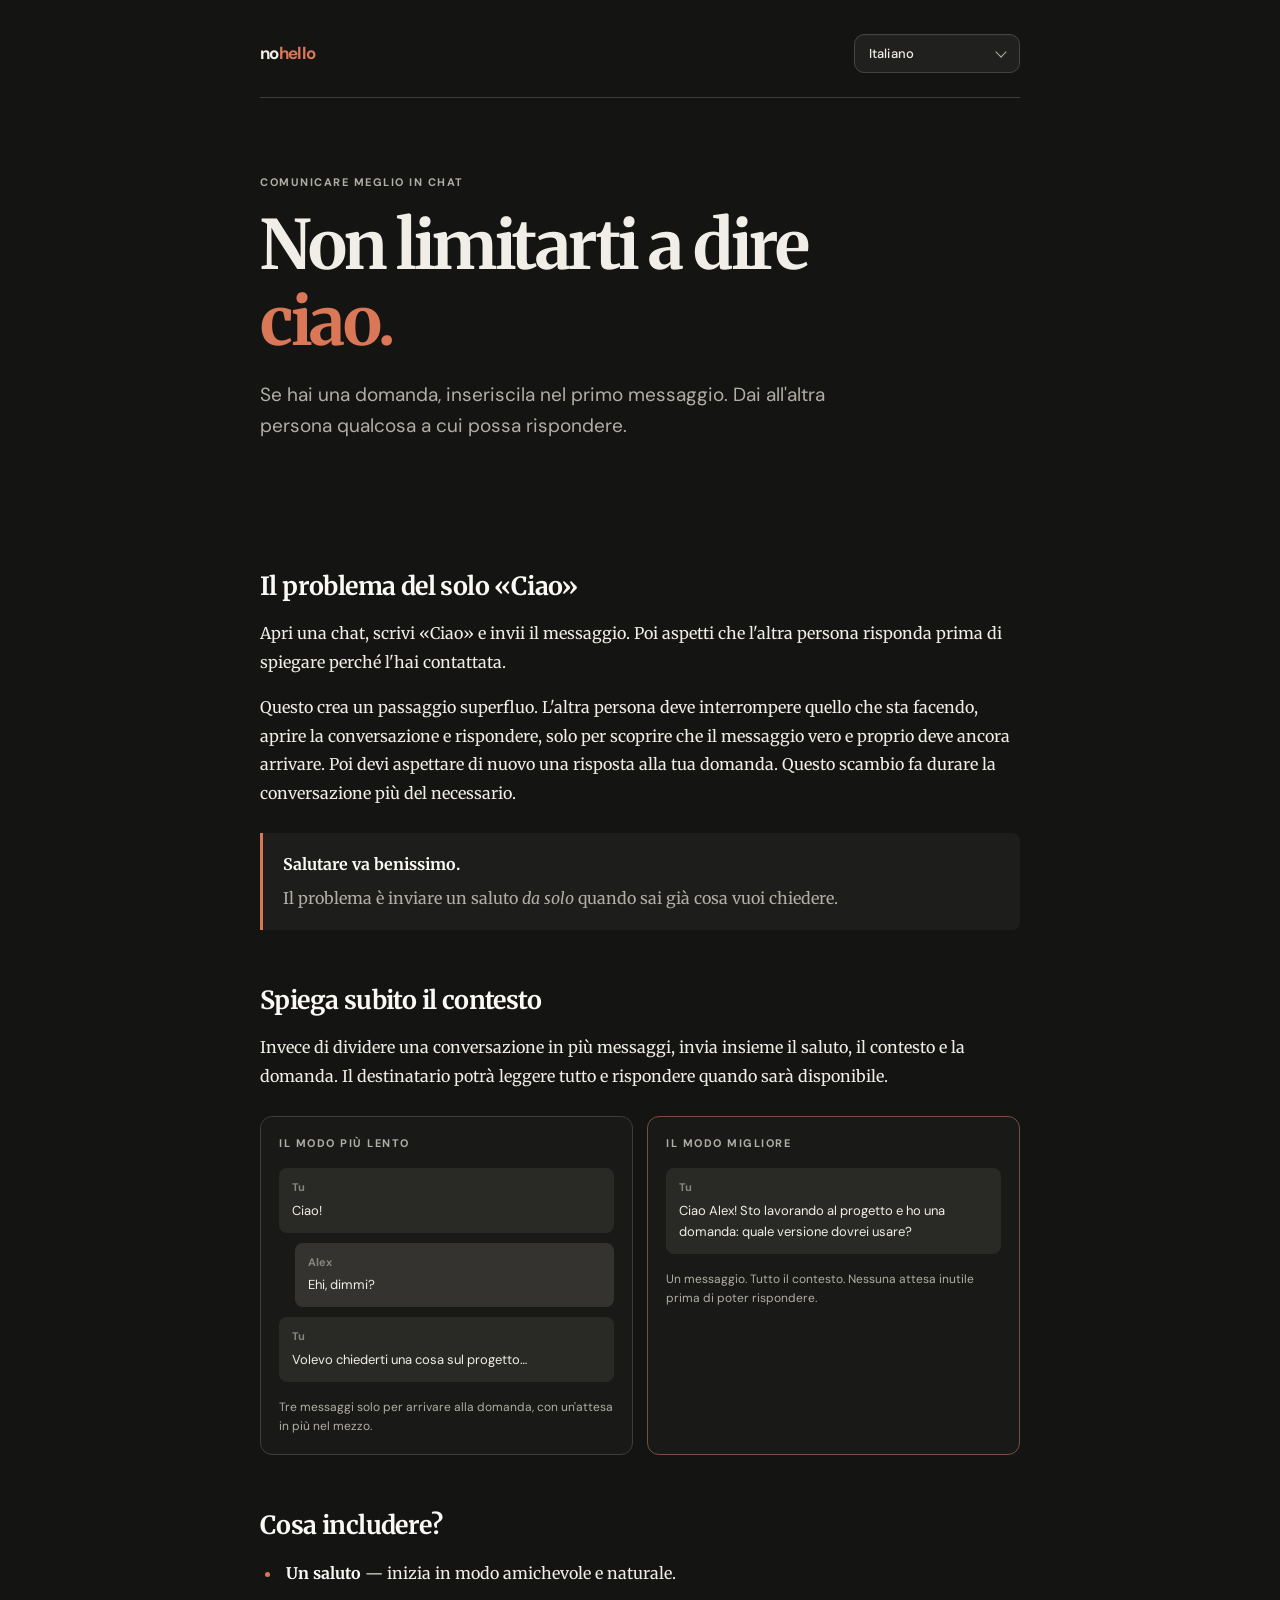
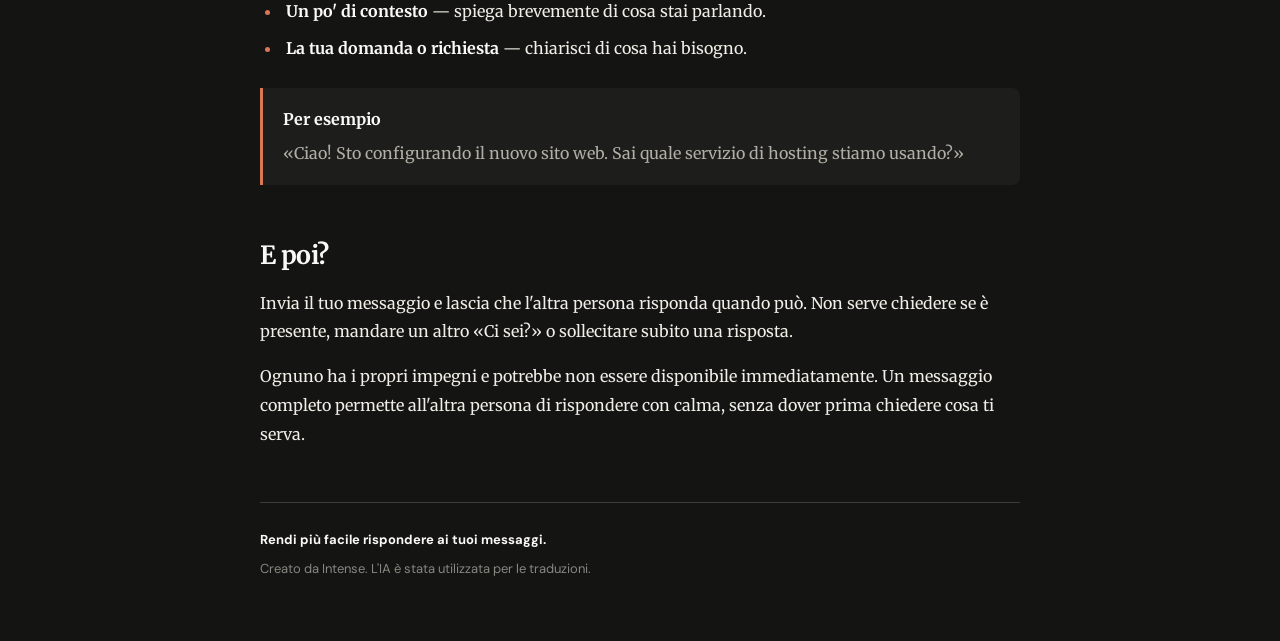
<file: it/index.html>
<!DOCTYPE html>
<html lang="it">
<head>
    <meta charset="UTF-8">
    <meta name="viewport" content="width=device-width, initial-scale=1.0">
    <meta name="theme-color" content="#141413">
    <meta name="description" content="Una breve guida per comunicare meglio in chat: evita i messaggi che contengono soltanto un saluto.">
    <title>No Hello — Vai subito al punto</title>
    <link rel="stylesheet" href="../app.css">
</head>
<body class="dark">
    <main>
        <header>
            <a href="../" class="wordmark">no<span>hello</span></a>
            <label class="language-picker">
                <span class="visually-hidden">Language</span>
                <select aria-label="Language" onchange="if (this.value) window.location.href = this.value;">
                    <option value="../en/">English (US)</option>
                    <option value="../en-gb/">English (UK)</option>
                    <option value="../de/">Deutsch</option>
                    <option value="../fr/">Français</option>
                    <option value="../ru/">Русский</option>
                    <option value="../zh/">中文（简体）</option>
                    <option value="../es/">Español</option>
                    <option value="../it/" selected>Italiano</option>
                    <option value="../pt/">Português (Brasil)</option>
                    <option value="../ja/">日本語</option>
                    <option value="../nl/">Nederlands</option>
                    <option value="../pl/">Polski</option>
                </select>
            </label>
        </header>

        <section class="intro">
            <p class="eyebrow">COMUNICARE MEGLIO IN CHAT</p>
            <h1>Non limitarti a dire <span>ciao.</span></h1>
            <p class="lead">Se hai una domanda, inseriscila nel primo messaggio. Dai all'altra persona qualcosa a cui possa rispondere.</p>
        </section>

        <section>
            <h2>Il problema del solo «Ciao»</h2>
            <p>Apri una chat, scrivi «Ciao» e invii il messaggio. Poi aspetti che l'altra persona risponda prima di spiegare perché l'hai contattata.</p>
            <p>Questo crea un passaggio superfluo. L'altra persona deve interrompere quello che sta facendo, aprire la conversazione e rispondere, solo per scoprire che il messaggio vero e proprio deve ancora arrivare. Poi devi aspettare di nuovo una risposta alla tua domanda. Questo scambio fa durare la conversazione più del necessario.</p>
            <aside class="callout">
                <strong>Salutare va benissimo.</strong>
                <p>Il problema è inviare un saluto <em>da solo</em> quando sai già cosa vuoi chiedere.</p>
            </aside>
        </section>

        <section>
            <h2>Spiega subito il contesto</h2>
            <p>Invece di dividere una conversazione in più messaggi, invia insieme il saluto, il contesto e la domanda. Il destinatario potrà leggere tutto e rispondere quando sarà disponibile.</p>
            <div class="examples">
                <article class="example">
                    <p class="example-label">IL MODO PIÙ LENTO</p>
                    <div class="message"><span>Tu</span>Ciao!</div>
                    <div class="message reply"><span>Alex</span>Ehi, dimmi?</div>
                    <div class="message"><span>Tu</span>Volevo chiederti una cosa sul progetto…</div>
                    <p class="example-note">Tre messaggi solo per arrivare alla domanda, con un'attesa in più nel mezzo.</p>
                </article>
                <article class="example better">
                    <p class="example-label">IL MODO MIGLIORE</p>
                    <div class="message"><span>Tu</span>Ciao Alex! Sto lavorando al progetto e ho una domanda: quale versione dovrei usare?</div>
                    <p class="example-note">Un messaggio. Tutto il contesto. Nessuna attesa inutile prima di poter rispondere.</p>
                </article>
            </div>
        </section>

        <section>
            <h2>Cosa includere?</h2>
            <ul>
                <li><strong>Un saluto</strong> — inizia in modo amichevole e naturale.</li>
                <li><strong>Un po' di contesto</strong> — spiega brevemente di cosa stai parlando.</li>
                <li><strong>La tua domanda o richiesta</strong> — chiarisci di cosa hai bisogno.</li>
            </ul>
            <aside class="callout">
                <strong>Per esempio</strong>
                <p>«Ciao! Sto configurando il nuovo sito web. Sai quale servizio di hosting stiamo usando?»</p>
            </aside>
        </section>

        <section>
            <h2>E poi?</h2>
            <p>Invia il tuo messaggio e lascia che l'altra persona risponda quando può. Non serve chiedere se è presente, mandare un altro «Ci sei?» o sollecitare subito una risposta.</p>
            <p>Ognuno ha i propri impegni e potrebbe non essere disponibile immediatamente. Un messaggio completo permette all'altra persona di rispondere con calma, senza dover prima chiedere cosa ti serva.</p>
        </section>

        <footer>
            <p><strong>Rendi più facile rispondere ai tuoi messaggi.</strong></p>
            <p class="muted">Creato da Intense. L'IA è stata utilizzata per le traduzioni.</p>
        </footer>
    </main>
</body>
</html>
</file>
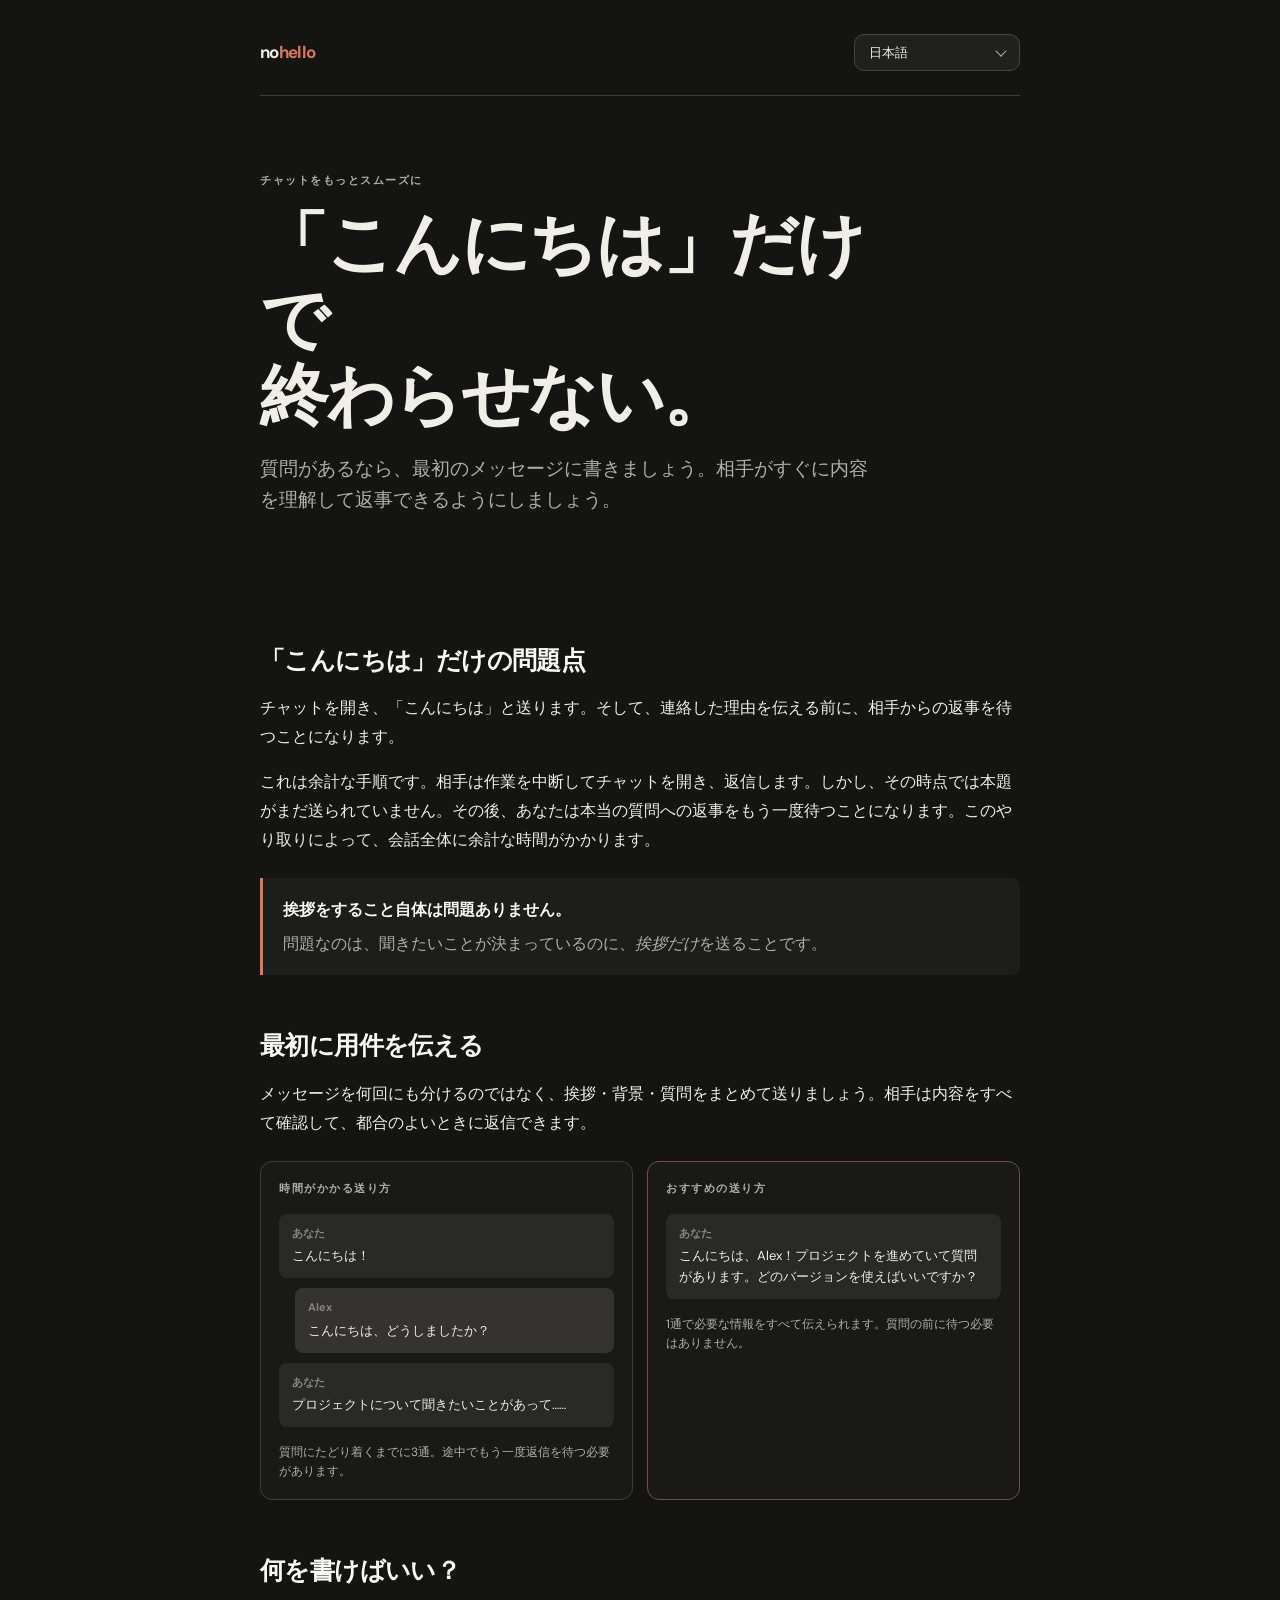
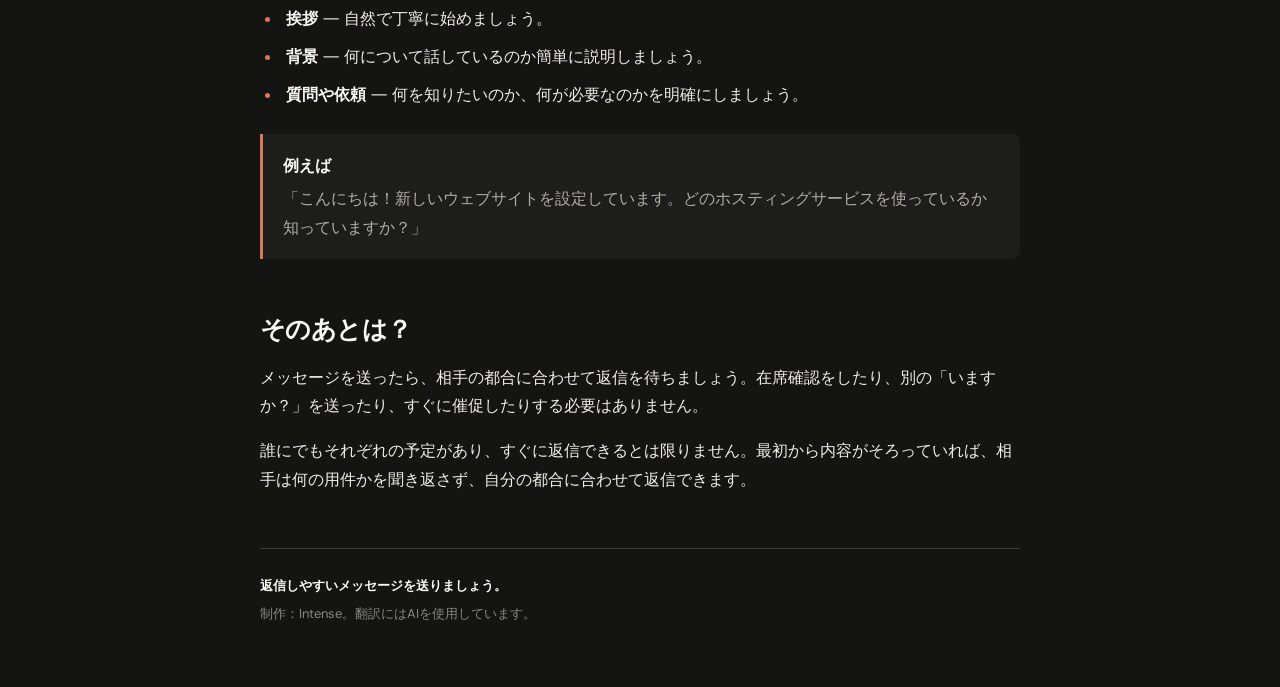
<file: ja/index.html>
<!DOCTYPE html>
<html lang="ja">
<head>
    <meta charset="UTF-8">
    <meta name="viewport" content="width=device-width, initial-scale=1.0">
    <meta name="theme-color" content="#141413">
    <meta name="description" content="チャットでのコミュニケーションをスムーズにするためのガイド。「こんにちは」だけのメッセージは避け、用件も一緒に伝えましょう。">
    <title>No Hello — 最初のメッセージで要件を伝えよう</title>
    <link rel="stylesheet" href="../app.css">
</head>
<body class="dark">
    <main>
        <header>
            <a href="../" class="wordmark">no<span>hello</span></a>
            <label class="language-picker">
                <span class="visually-hidden">Language</span>
                <select aria-label="Language" onchange="if (this.value) window.location.href = this.value;">
                    <option value="../en/">English (US)</option>
                    <option value="../en-gb/">English (UK)</option>
                    <option value="../de/">Deutsch</option>
                    <option value="../fr/">Français</option>
                    <option value="../ru/">Русский</option>
                    <option value="../zh/">中文（简体）</option>
                    <option value="../es/">Español</option>
                    <option value="../it/">Italiano</option>
                    <option value="../pt/">Português (Brasil)</option>
                    <option value="../ja/" selected>日本語</option>
                    <option value="../nl/">Nederlands</option>
                    <option value="../pl/">Polski</option>
                </select>
            </label>
        </header>

        <section class="intro">
            <p class="eyebrow">チャットをもっとスムーズに</p>
            <h1>「こんにちは」だけで<br>終わらせない。</h1>
            <p class="lead">質問があるなら、最初のメッセージに書きましょう。相手がすぐに内容を理解して返事できるようにしましょう。</p>
        </section>

        <section>
            <h2>「こんにちは」だけの問題点</h2>
            <p>チャットを開き、「こんにちは」と送ります。そして、連絡した理由を伝える前に、相手からの返事を待つことになります。</p>
            <p>これは余計な手順です。相手は作業を中断してチャットを開き、返信します。しかし、その時点では本題がまだ送られていません。その後、あなたは本当の質問への返事をもう一度待つことになります。このやり取りによって、会話全体に余計な時間がかかります。</p>
            <aside class="callout">
                <strong>挨拶をすること自体は問題ありません。</strong>
                <p>問題なのは、聞きたいことが決まっているのに、<em>挨拶だけ</em>を送ることです。</p>
            </aside>
        </section>

        <section>
            <h2>最初に用件を伝える</h2>
            <p>メッセージを何回にも分けるのではなく、挨拶・背景・質問をまとめて送りましょう。相手は内容をすべて確認して、都合のよいときに返信できます。</p>
            <div class="examples">
                <article class="example">
                    <p class="example-label">時間がかかる送り方</p>
                    <div class="message"><span>あなた</span>こんにちは！</div>
                    <div class="message reply"><span>Alex</span>こんにちは、どうしましたか？</div>
                    <div class="message"><span>あなた</span>プロジェクトについて聞きたいことがあって……</div>
                    <p class="example-note">質問にたどり着くまでに3通。途中でもう一度返信を待つ必要があります。</p>
                </article>
                <article class="example better">
                    <p class="example-label">おすすめの送り方</p>
                    <div class="message"><span>あなた</span>こんにちは、Alex！プロジェクトを進めていて質問があります。どのバージョンを使えばいいですか？</div>
                    <p class="example-note">1通で必要な情報をすべて伝えられます。質問の前に待つ必要はありません。</p>
                </article>
            </div>
        </section>

        <section>
            <h2>何を書けばいい？</h2>
            <ul>
                <li><strong>挨拶</strong> — 自然で丁寧に始めましょう。</li>
                <li><strong>背景</strong> — 何について話しているのか簡単に説明しましょう。</li>
                <li><strong>質問や依頼</strong> — 何を知りたいのか、何が必要なのかを明確にしましょう。</li>
            </ul>
            <aside class="callout">
                <strong>例えば</strong>
                <p>「こんにちは！新しいウェブサイトを設定しています。どのホスティングサービスを使っているか知っていますか？」</p>
            </aside>
        </section>

        <section>
            <h2>そのあとは？</h2>
            <p>メッセージを送ったら、相手の都合に合わせて返信を待ちましょう。在席確認をしたり、別の「いますか？」を送ったり、すぐに催促したりする必要はありません。</p>
            <p>誰にでもそれぞれの予定があり、すぐに返信できるとは限りません。最初から内容がそろっていれば、相手は何の用件かを聞き返さず、自分の都合に合わせて返信できます。</p>
        </section>

        <footer>
            <p><strong>返信しやすいメッセージを送りましょう。</strong></p>
            <p class="muted">制作：Intense。翻訳にはAIを使用しています。</p>
        </footer>
    </main>
</body>
</html>
</file>
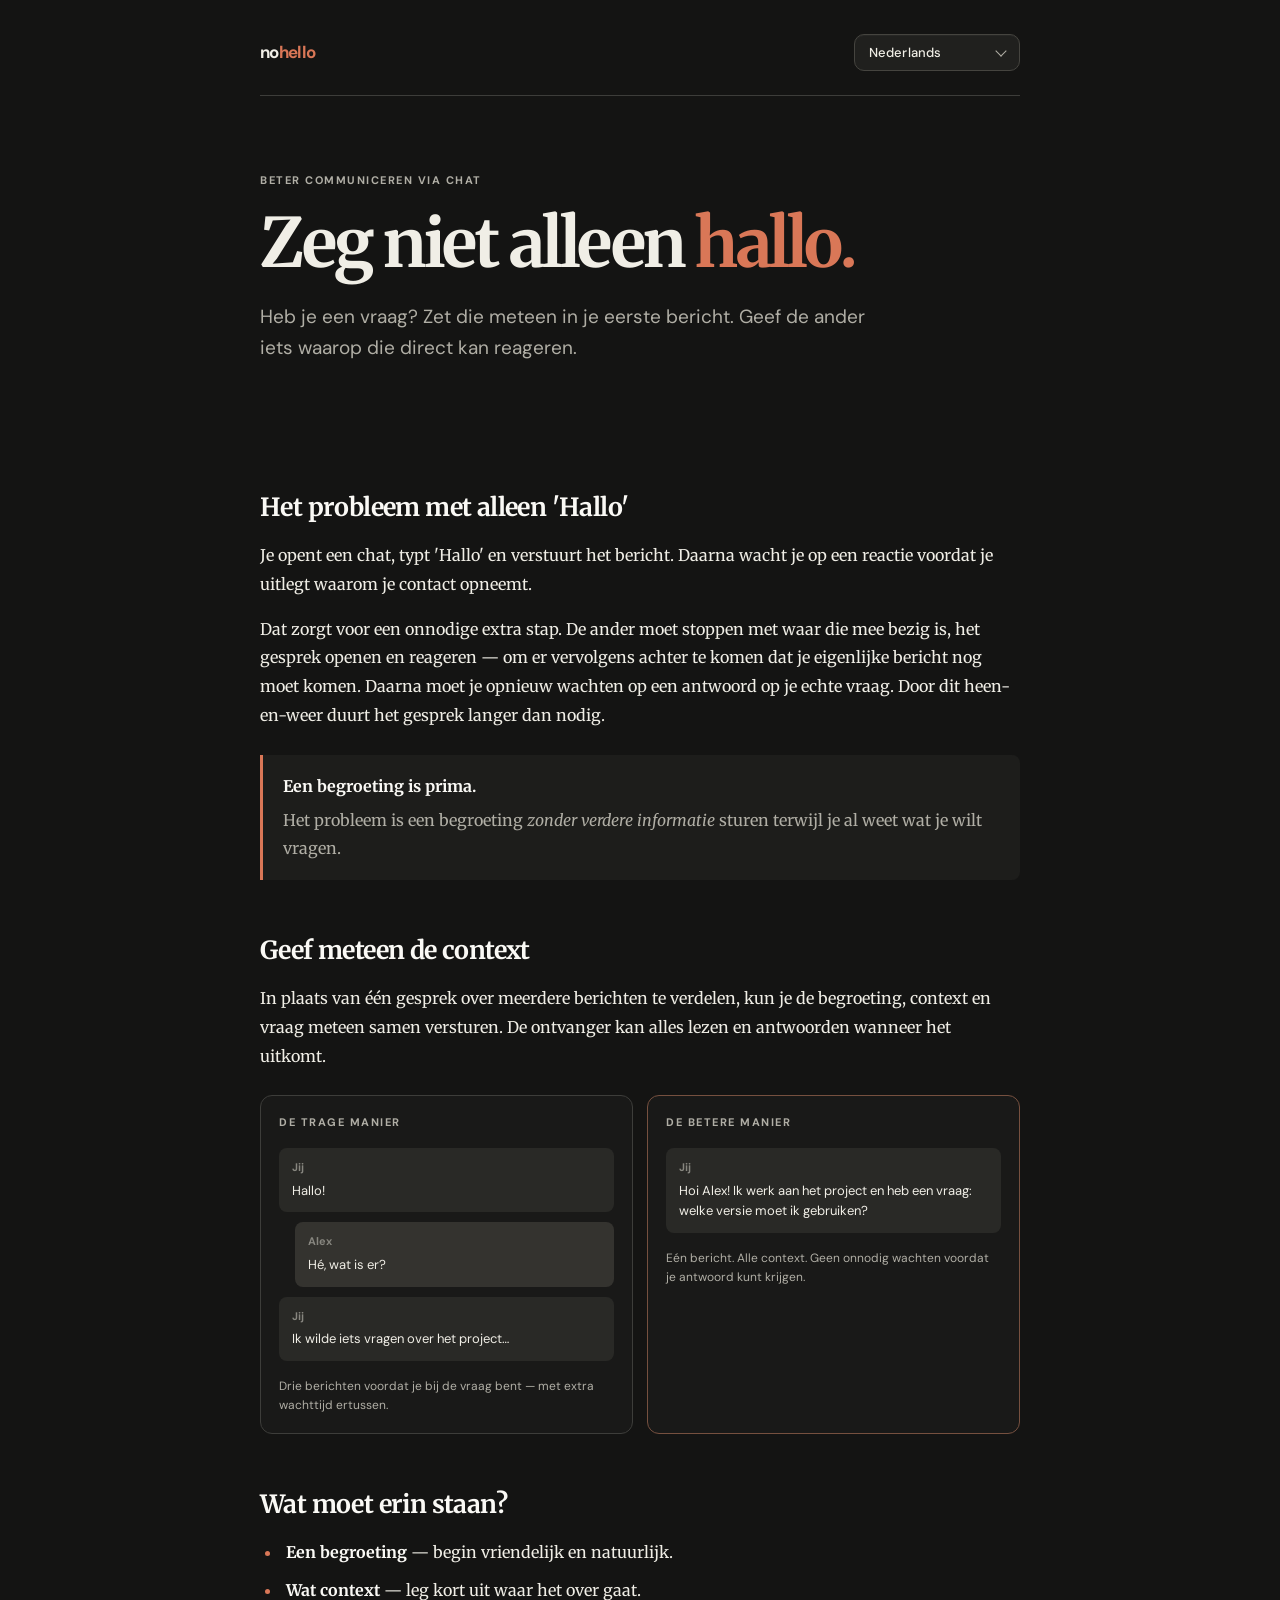
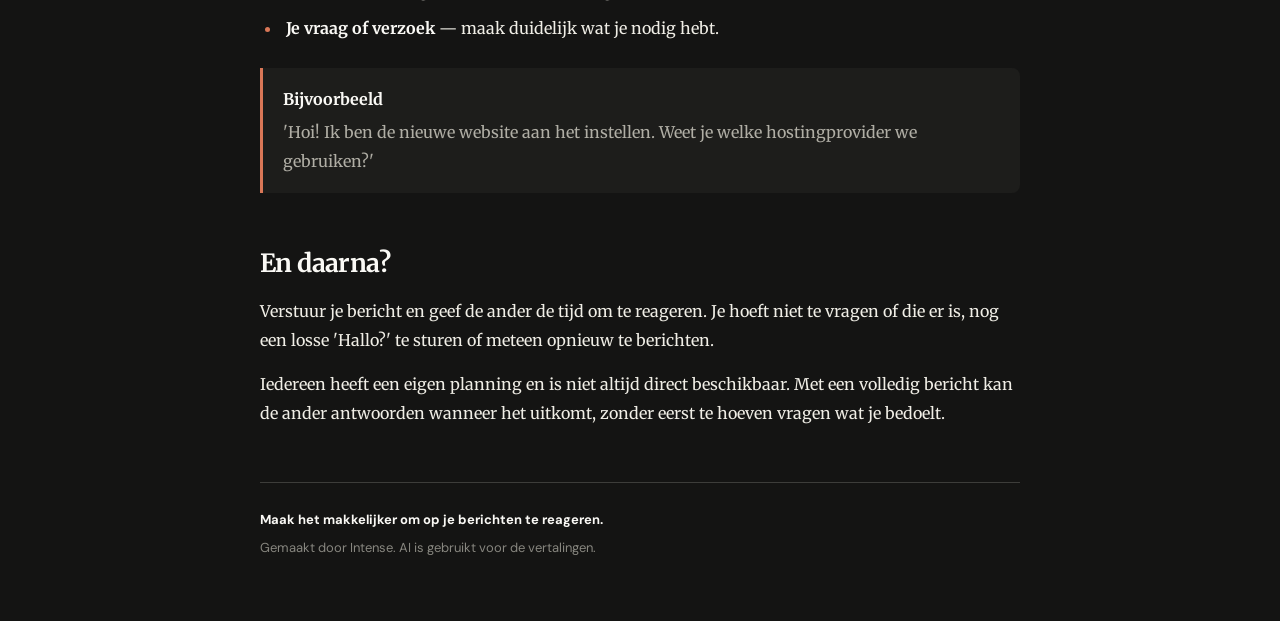
<file: nl/index.html>
<!DOCTYPE html>
<html lang="nl">
<head>
    <meta charset="UTF-8">
    <meta name="viewport" content="width=device-width, initial-scale=1.0">
    <meta name="theme-color" content="#141413">
    <meta name="description" content="Een korte gids voor betere chatcommunicatie: stuur niet alleen een begroeting, maar stel meteen je vraag.">
    <title>No Hello — Kom meteen ter zake</title>
    <link rel="stylesheet" href="../app.css">
</head>
<body class="dark">
    <main>
        <header>
            <a href="../" class="wordmark">no<span>hello</span></a>
            <label class="language-picker">
                <span class="visually-hidden">Language</span>
                <select aria-label="Language" onchange="if (this.value) window.location.href = this.value;">
                    <option value="../en/">English (US)</option>
                    <option value="../en-gb/">English (UK)</option>
                    <option value="../de/">Deutsch</option>
                    <option value="../fr/">Français</option>
                    <option value="../ru/">Русский</option>
                    <option value="../zh/">中文（简体）</option>
                    <option value="../es/">Español</option>
                    <option value="../it/">Italiano</option>
                    <option value="../pt/">Português (Brasil)</option>
                    <option value="../ja/">日本語</option>
                    <option value="../nl/" selected>Nederlands</option>
                    <option value="../pl/">Polski</option>
                </select>
            </label>
        </header>

        <section class="intro">
            <p class="eyebrow">BETER COMMUNICEREN VIA CHAT</p>
            <h1>Zeg niet alleen <span>hallo.</span></h1>
            <p class="lead">Heb je een vraag? Zet die meteen in je eerste bericht. Geef de ander iets waarop die direct kan reageren.</p>
        </section>

        <section>
            <h2>Het probleem met alleen 'Hallo'</h2>
            <p>Je opent een chat, typt 'Hallo' en verstuurt het bericht. Daarna wacht je op een reactie voordat je uitlegt waarom je contact opneemt.</p>
            <p>Dat zorgt voor een onnodige extra stap. De ander moet stoppen met waar die mee bezig is, het gesprek openen en reageren — om er vervolgens achter te komen dat je eigenlijke bericht nog moet komen. Daarna moet je opnieuw wachten op een antwoord op je echte vraag. Door dit heen-en-weer duurt het gesprek langer dan nodig.</p>
            <aside class="callout">
                <strong>Een begroeting is prima.</strong>
                <p>Het probleem is een begroeting <em>zonder verdere informatie</em> sturen terwijl je al weet wat je wilt vragen.</p>
            </aside>
        </section>

        <section>
            <h2>Geef meteen de context</h2>
            <p>In plaats van één gesprek over meerdere berichten te verdelen, kun je de begroeting, context en vraag meteen samen versturen. De ontvanger kan alles lezen en antwoorden wanneer het uitkomt.</p>
            <div class="examples">
                <article class="example">
                    <p class="example-label">DE TRAGE MANIER</p>
                    <div class="message"><span>Jij</span>Hallo!</div>
                    <div class="message reply"><span>Alex</span>Hé, wat is er?</div>
                    <div class="message"><span>Jij</span>Ik wilde iets vragen over het project…</div>
                    <p class="example-note">Drie berichten voordat je bij de vraag bent — met extra wachttijd ertussen.</p>
                </article>
                <article class="example better">
                    <p class="example-label">DE BETERE MANIER</p>
                    <div class="message"><span>Jij</span>Hoi Alex! Ik werk aan het project en heb een vraag: welke versie moet ik gebruiken?</div>
                    <p class="example-note">Eén bericht. Alle context. Geen onnodig wachten voordat je antwoord kunt krijgen.</p>
                </article>
            </div>
        </section>

        <section>
            <h2>Wat moet erin staan?</h2>
            <ul>
                <li><strong>Een begroeting</strong> — begin vriendelijk en natuurlijk.</li>
                <li><strong>Wat context</strong> — leg kort uit waar het over gaat.</li>
                <li><strong>Je vraag of verzoek</strong> — maak duidelijk wat je nodig hebt.</li>
            </ul>
            <aside class="callout">
                <strong>Bijvoorbeeld</strong>
                <p>'Hoi! Ik ben de nieuwe website aan het instellen. Weet je welke hostingprovider we gebruiken?'</p>
            </aside>
        </section>

        <section>
            <h2>En daarna?</h2>
            <p>Verstuur je bericht en geef de ander de tijd om te reageren. Je hoeft niet te vragen of die er is, nog een losse 'Hallo?' te sturen of meteen opnieuw te berichten.</p>
            <p>Iedereen heeft een eigen planning en is niet altijd direct beschikbaar. Met een volledig bericht kan de ander antwoorden wanneer het uitkomt, zonder eerst te hoeven vragen wat je bedoelt.</p>
        </section>

        <footer>
            <p><strong>Maak het makkelijker om op je berichten te reageren.</strong></p>
            <p class="muted">Gemaakt door Intense. AI is gebruikt voor de vertalingen.</p>
        </footer>
    </main>
</body>
</html>
</file>
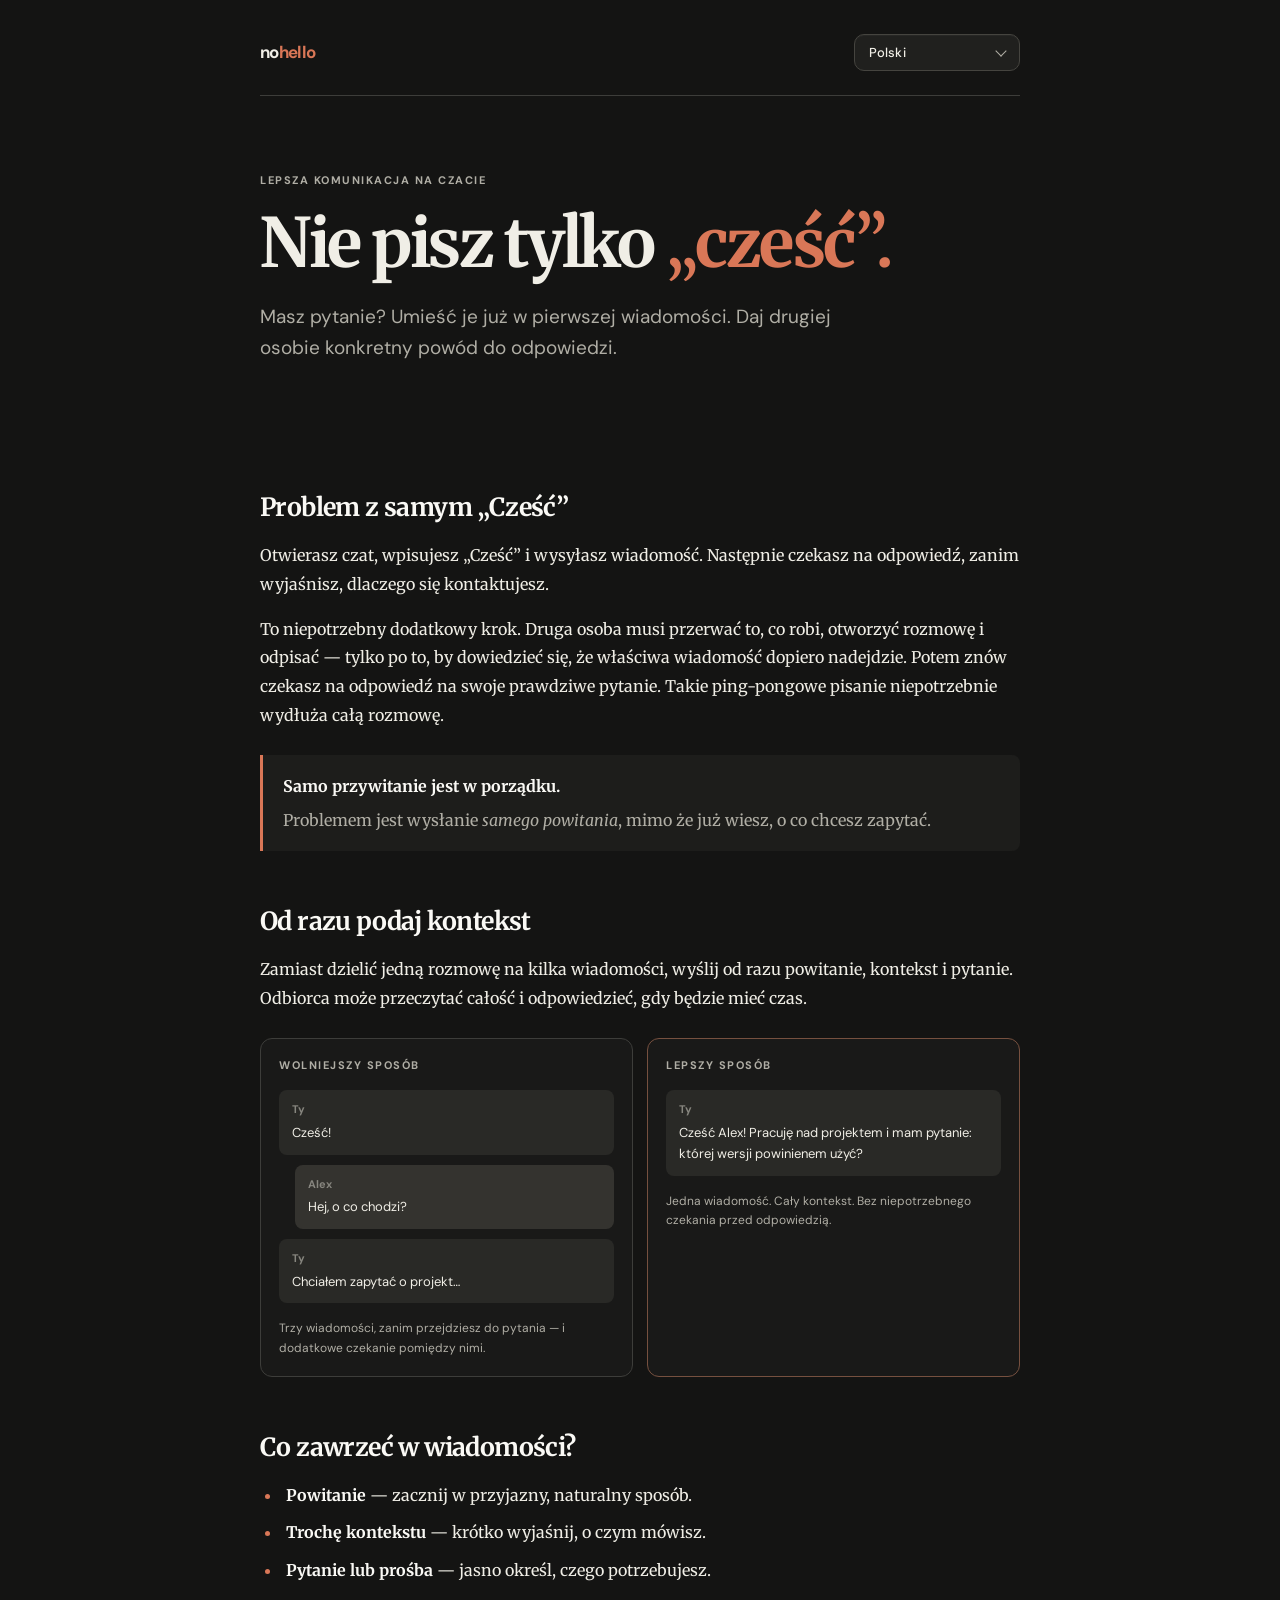
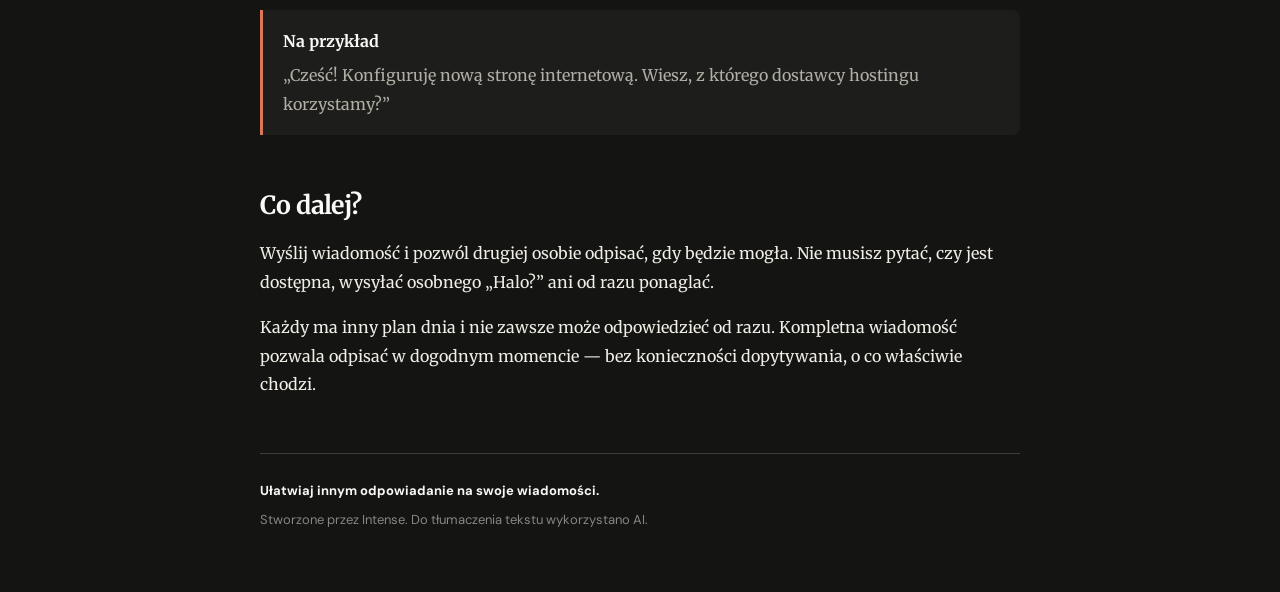
<file: pl/index.html>
<!DOCTYPE html>
<html lang="pl">
<head>
    <meta charset="UTF-8">
    <meta name="viewport" content="width=device-width, initial-scale=1.0">
    <meta name="theme-color" content="#141413">
    <meta name="description" content="Krótki poradnik lepszej komunikacji na czacie: nie wysyłaj wiadomości zawierających wyłącznie powitanie.">
    <title>No Hello — Przejdź od razu do rzeczy</title>
    <link rel="stylesheet" href="../app.css">
</head>
<body class="dark">
    <main>
        <header>
            <a href="../" class="wordmark">no<span>hello</span></a>
            <label class="language-picker">
                <span class="visually-hidden">Language</span>
                <select aria-label="Language" onchange="if (this.value) window.location.href = this.value;">
                    <option value="../en/">English (US)</option>
                    <option value="../en-gb/">English (UK)</option>
                    <option value="../de/">Deutsch</option>
                    <option value="../fr/">Français</option>
                    <option value="../ru/">Русский</option>
                    <option value="../zh/">中文（简体）</option>
                    <option value="../es/">Español</option>
                    <option value="../it/">Italiano</option>
                    <option value="../pt/">Português (Brasil)</option>
                    <option value="../ja/">日本語</option>
                    <option value="../nl/">Nederlands</option>
                    <option value="../pl/" selected>Polski</option>
                </select>
            </label>
        </header>

        <section class="intro">
            <p class="eyebrow">LEPSZA KOMUNIKACJA NA CZACIE</p>
            <h1>Nie pisz tylko <span>„cześć”.</span></h1>
            <p class="lead">Masz pytanie? Umieść je już w pierwszej wiadomości. Daj drugiej osobie konkretny powód do odpowiedzi.</p>
        </section>

        <section>
            <h2>Problem z samym „Cześć”</h2>
            <p>Otwierasz czat, wpisujesz „Cześć” i wysyłasz wiadomość. Następnie czekasz na odpowiedź, zanim wyjaśnisz, dlaczego się kontaktujesz.</p>
            <p>To niepotrzebny dodatkowy krok. Druga osoba musi przerwać to, co robi, otworzyć rozmowę i odpisać — tylko po to, by dowiedzieć się, że właściwa wiadomość dopiero nadejdzie. Potem znów czekasz na odpowiedź na swoje prawdziwe pytanie. Takie ping-pongowe pisanie niepotrzebnie wydłuża całą rozmowę.</p>
            <aside class="callout">
                <strong>Samo przywitanie jest w porządku.</strong>
                <p>Problemem jest wysłanie <em>samego powitania</em>, mimo że już wiesz, o co chcesz zapytać.</p>
            </aside>
        </section>

        <section>
            <h2>Od razu podaj kontekst</h2>
            <p>Zamiast dzielić jedną rozmowę na kilka wiadomości, wyślij od razu powitanie, kontekst i pytanie. Odbiorca może przeczytać całość i odpowiedzieć, gdy będzie mieć czas.</p>
            <div class="examples">
                <article class="example">
                    <p class="example-label">WOLNIEJSZY SPOSÓB</p>
                    <div class="message"><span>Ty</span>Cześć!</div>
                    <div class="message reply"><span>Alex</span>Hej, o co chodzi?</div>
                    <div class="message"><span>Ty</span>Chciałem zapytać o projekt…</div>
                    <p class="example-note">Trzy wiadomości, zanim przejdziesz do pytania — i dodatkowe czekanie pomiędzy nimi.</p>
                </article>
                <article class="example better">
                    <p class="example-label">LEPSZY SPOSÓB</p>
                    <div class="message"><span>Ty</span>Cześć Alex! Pracuję nad projektem i mam pytanie: której wersji powinienem użyć?</div>
                    <p class="example-note">Jedna wiadomość. Cały kontekst. Bez niepotrzebnego czekania przed odpowiedzią.</p>
                </article>
            </div>
        </section>

        <section>
            <h2>Co zawrzeć w wiadomości?</h2>
            <ul>
                <li><strong>Powitanie</strong> — zacznij w przyjazny, naturalny sposób.</li>
                <li><strong>Trochę kontekstu</strong> — krótko wyjaśnij, o czym mówisz.</li>
                <li><strong>Pytanie lub prośba</strong> — jasno określ, czego potrzebujesz.</li>
            </ul>
            <aside class="callout">
                <strong>Na przykład</strong>
                <p>„Cześć! Konfiguruję nową stronę internetową. Wiesz, z którego dostawcy hostingu korzystamy?”</p>
            </aside>
        </section>

        <section>
            <h2>Co dalej?</h2>
            <p>Wyślij wiadomość i pozwól drugiej osobie odpisać, gdy będzie mogła. Nie musisz pytać, czy jest dostępna, wysyłać osobnego „Halo?” ani od razu ponaglać.</p>
            <p>Każdy ma inny plan dnia i nie zawsze może odpowiedzieć od razu. Kompletna wiadomość pozwala odpisać w dogodnym momencie — bez konieczności dopytywania, o co właściwie chodzi.</p>
        </section>

        <footer>
            <p><strong>Ułatwiaj innym odpowiadanie na swoje wiadomości.</strong></p>
            <p class="muted">Stworzone przez Intense. Do tłumaczenia tekstu wykorzystano AI.</p>
        </footer>
    </main>
</body>
</html>
</file>
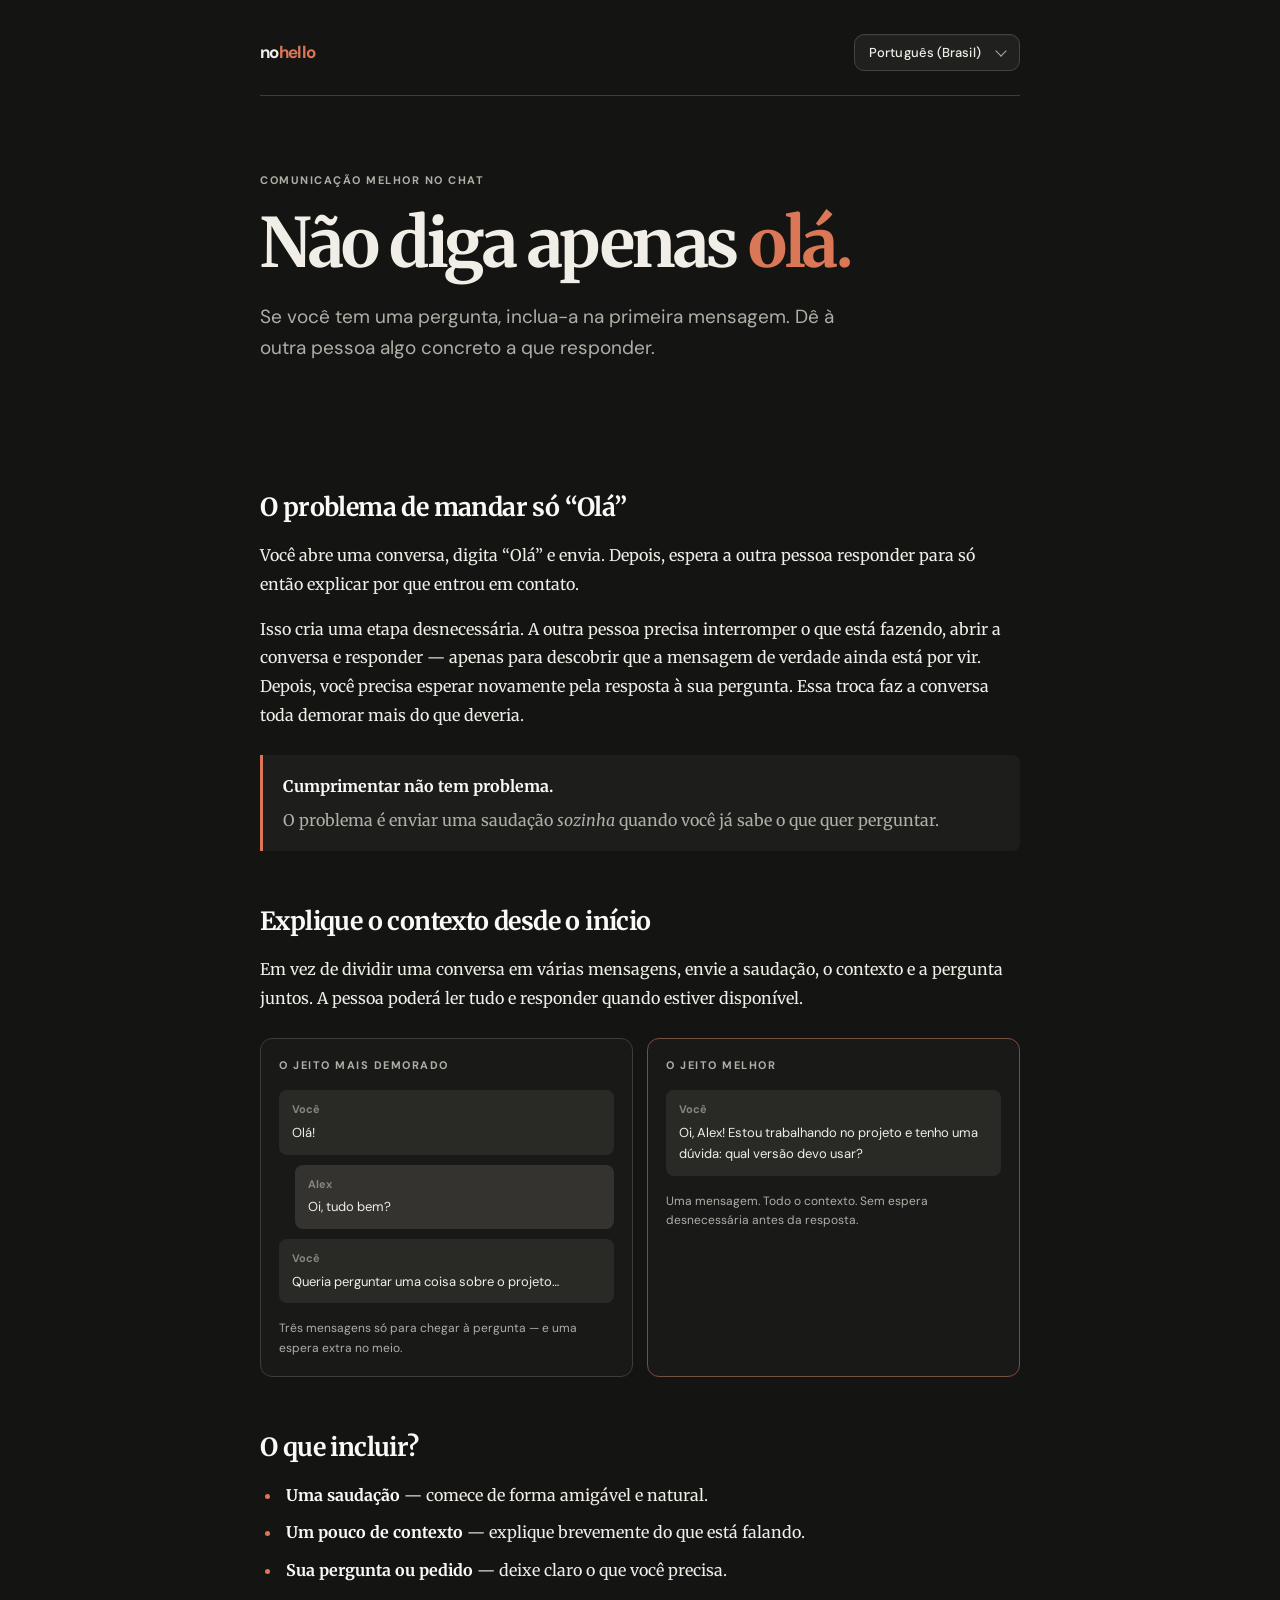
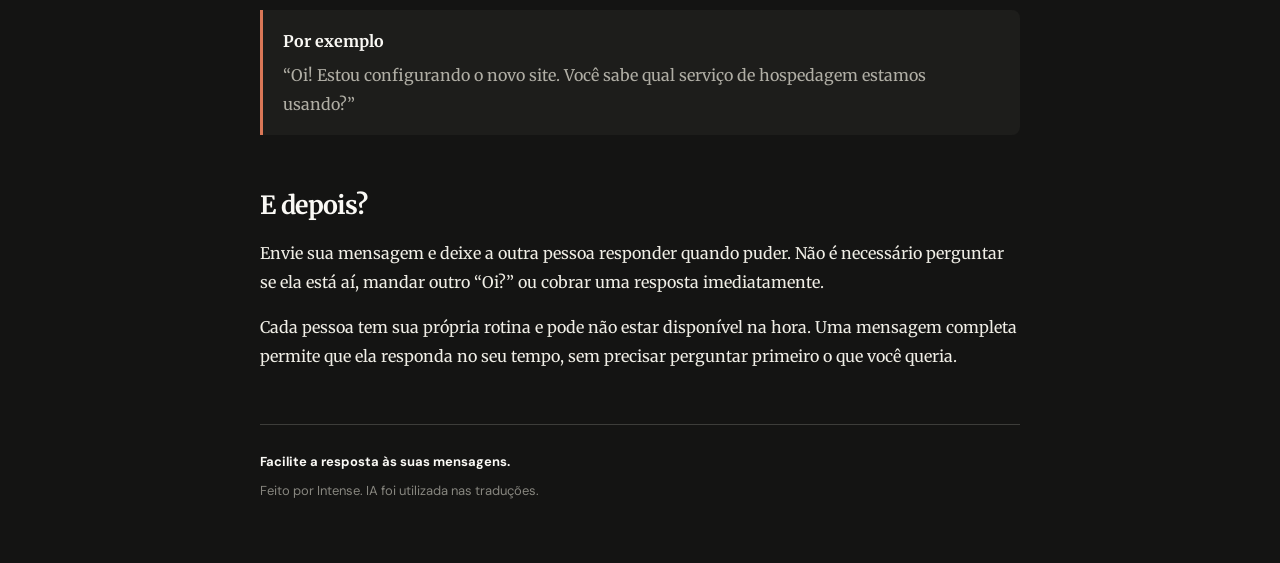
<file: pt/index.html>
<!DOCTYPE html>
<html lang="pt-BR">
<head>
    <meta charset="UTF-8">
    <meta name="viewport" content="width=device-width, initial-scale=1.0">
    <meta name="theme-color" content="#141413">
    <meta name="description" content="Um guia rápido para melhorar a comunicação por chat: evite mensagens que dizem apenas “Olá”.">
    <title>No Hello — Vá direto ao ponto</title>
    <link rel="stylesheet" href="../app.css">
</head>
<body class="dark">
    <main>
        <header>
            <a href="../" class="wordmark">no<span>hello</span></a>
            <label class="language-picker">
                <span class="visually-hidden">Language</span>
                <select aria-label="Language" onchange="if (this.value) window.location.href = this.value;">
                    <option value="../en/">English (US)</option>
                    <option value="../en-gb/">English (UK)</option>
                    <option value="../de/">Deutsch</option>
                    <option value="../fr/">Français</option>
                    <option value="../ru/">Русский</option>
                    <option value="../zh/">中文（简体）</option>
                    <option value="../es/">Español</option>
                    <option value="../it/">Italiano</option>
                    <option value="../pt/" selected>Português (Brasil)</option>
                    <option value="../ja/">日本語</option>
                    <option value="../nl/">Nederlands</option>
                    <option value="../pl/">Polski</option>
                </select>
            </label>
        </header>

        <section class="intro">
            <p class="eyebrow">COMUNICAÇÃO MELHOR NO CHAT</p>
            <h1>Não diga apenas <span>olá.</span></h1>
            <p class="lead">Se você tem uma pergunta, inclua-a na primeira mensagem. Dê à outra pessoa algo concreto a que responder.</p>
        </section>

        <section>
            <h2>O problema de mandar só “Olá”</h2>
            <p>Você abre uma conversa, digita “Olá” e envia. Depois, espera a outra pessoa responder para só então explicar por que entrou em contato.</p>
            <p>Isso cria uma etapa desnecessária. A outra pessoa precisa interromper o que está fazendo, abrir a conversa e responder — apenas para descobrir que a mensagem de verdade ainda está por vir. Depois, você precisa esperar novamente pela resposta à sua pergunta. Essa troca faz a conversa toda demorar mais do que deveria.</p>
            <aside class="callout">
                <strong>Cumprimentar não tem problema.</strong>
                <p>O problema é enviar uma saudação <em>sozinha</em> quando você já sabe o que quer perguntar.</p>
            </aside>
        </section>

        <section>
            <h2>Explique o contexto desde o início</h2>
            <p>Em vez de dividir uma conversa em várias mensagens, envie a saudação, o contexto e a pergunta juntos. A pessoa poderá ler tudo e responder quando estiver disponível.</p>
            <div class="examples">
                <article class="example">
                    <p class="example-label">O JEITO MAIS DEMORADO</p>
                    <div class="message"><span>Você</span>Olá!</div>
                    <div class="message reply"><span>Alex</span>Oi, tudo bem?</div>
                    <div class="message"><span>Você</span>Queria perguntar uma coisa sobre o projeto…</div>
                    <p class="example-note">Três mensagens só para chegar à pergunta — e uma espera extra no meio.</p>
                </article>
                <article class="example better">
                    <p class="example-label">O JEITO MELHOR</p>
                    <div class="message"><span>Você</span>Oi, Alex! Estou trabalhando no projeto e tenho uma dúvida: qual versão devo usar?</div>
                    <p class="example-note">Uma mensagem. Todo o contexto. Sem espera desnecessária antes da resposta.</p>
                </article>
            </div>
        </section>

        <section>
            <h2>O que incluir?</h2>
            <ul>
                <li><strong>Uma saudação</strong> — comece de forma amigável e natural.</li>
                <li><strong>Um pouco de contexto</strong> — explique brevemente do que está falando.</li>
                <li><strong>Sua pergunta ou pedido</strong> — deixe claro o que você precisa.</li>
            </ul>
            <aside class="callout">
                <strong>Por exemplo</strong>
                <p>“Oi! Estou configurando o novo site. Você sabe qual serviço de hospedagem estamos usando?”</p>
            </aside>
        </section>

        <section>
            <h2>E depois?</h2>
            <p>Envie sua mensagem e deixe a outra pessoa responder quando puder. Não é necessário perguntar se ela está aí, mandar outro “Oi?” ou cobrar uma resposta imediatamente.</p>
            <p>Cada pessoa tem sua própria rotina e pode não estar disponível na hora. Uma mensagem completa permite que ela responda no seu tempo, sem precisar perguntar primeiro o que você queria.</p>
        </section>

        <footer>
            <p><strong>Facilite a resposta às suas mensagens.</strong></p>
            <p class="muted">Feito por Intense. IA foi utilizada nas traduções.</p>
        </footer>
    </main>
</body>
</html>
</file>
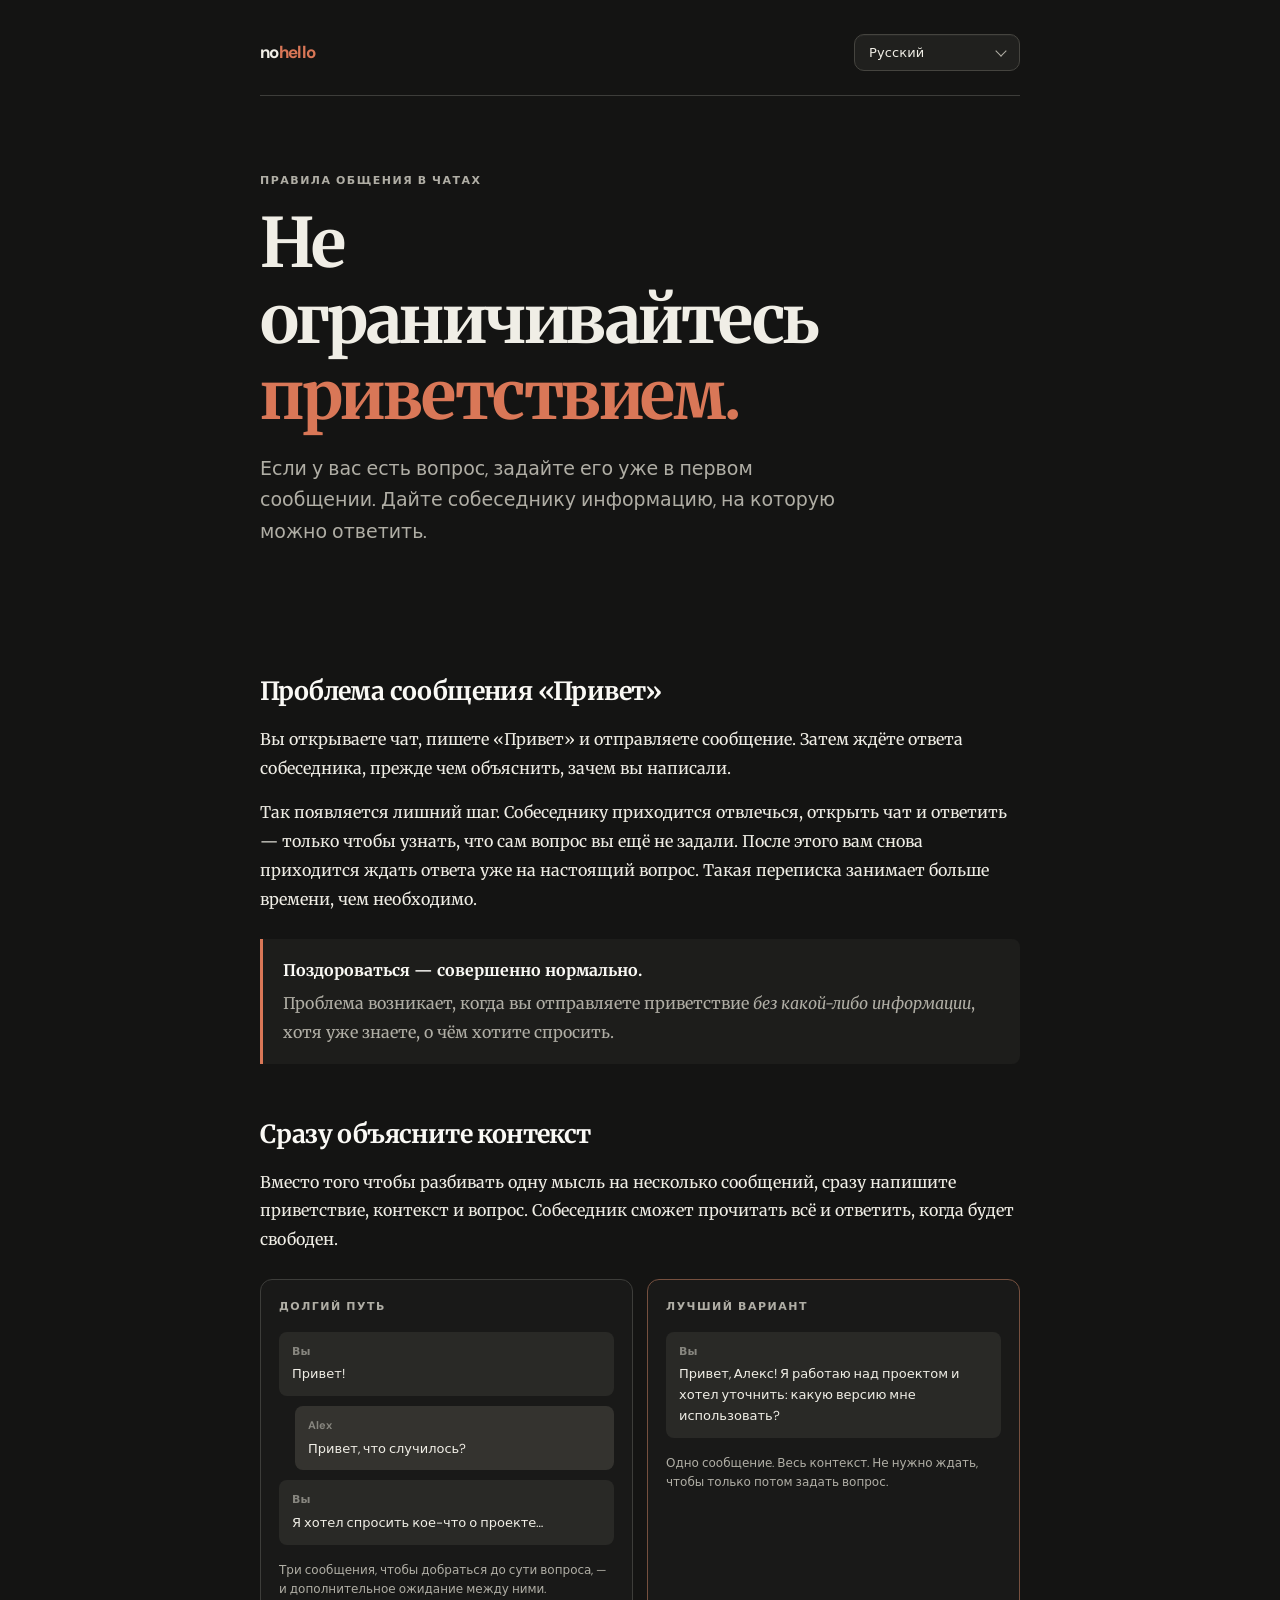
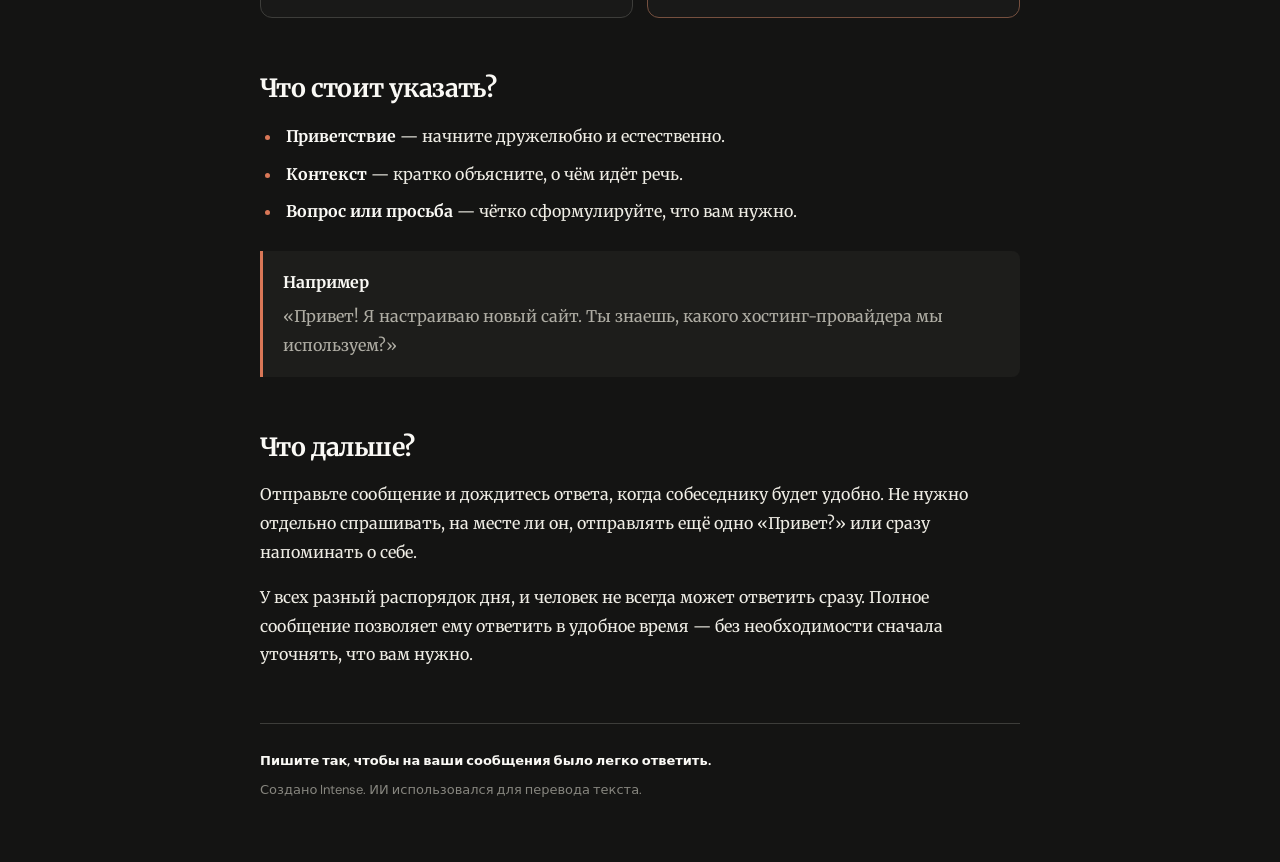
<file: ru/index.html>
<!DOCTYPE html>
<html lang="ru">
<head>
    <meta charset="UTF-8">
    <meta name="viewport" content="width=device-width, initial-scale=1.0">
    <meta name="theme-color" content="#141413">
    <meta name="description" content="Краткое руководство по общению в чатах: не отправляйте сообщения, состоящие только из приветствия.">
    <title>No Hello — Сразу к делу</title>
    <link rel="stylesheet" href="../app.css">
</head>
<body class="dark">
    <main>
        <header>
            <a href="../" class="wordmark">no<span>hello</span></a>
            <label class="language-picker">
                <span class="visually-hidden">Language</span>
                <select aria-label="Language" onchange="if (this.value) window.location.href = this.value;">
                    <option value="../en/">English (US)</option>
                    <option value="../en-gb/">English (UK)</option>
                    <option value="../de/">Deutsch</option>
                    <option value="../fr/">Français</option>
                    <option value="../ru/" selected>Русский</option>
                    <option value="../zh/">中文（简体）</option>
                    <option value="../es/">Español</option>
                    <option value="../it/">Italiano</option>
                    <option value="../pt/">Português (Brasil)</option>
                    <option value="../ja/">日本語</option>
                    <option value="../nl/">Nederlands</option>
                    <option value="../pl/">Polski</option>
                </select>
            </label>
        </header>

        <section class="intro">
            <p class="eyebrow">ПРАВИЛА ОБЩЕНИЯ В ЧАТАХ</p>
            <h1>Не ограничивайтесь <span>приветствием.</span></h1>
            <p class="lead">Если у вас есть вопрос, задайте его уже в первом сообщении. Дайте собеседнику информацию, на которую можно ответить.</p>
        </section>

        <section>
            <h2>Проблема сообщения «Привет»</h2>
            <p>Вы открываете чат, пишете «Привет» и отправляете сообщение. Затем ждёте ответа собеседника, прежде чем объяснить, зачем вы написали.</p>
            <p>Так появляется лишний шаг. Собеседнику приходится отвлечься, открыть чат и ответить — только чтобы узнать, что сам вопрос вы ещё не задали. После этого вам снова приходится ждать ответа уже на настоящий вопрос. Такая переписка занимает больше времени, чем необходимо.</p>
            <aside class="callout">
                <strong>Поздороваться — совершенно нормально.</strong>
                <p>Проблема возникает, когда вы отправляете приветствие <em>без какой-либо информации</em>, хотя уже знаете, о чём хотите спросить.</p>
            </aside>
        </section>

        <section>
            <h2>Сразу объясните контекст</h2>
            <p>Вместо того чтобы разбивать одну мысль на несколько сообщений, сразу напишите приветствие, контекст и вопрос. Собеседник сможет прочитать всё и ответить, когда будет свободен.</p>
            <div class="examples">
                <article class="example">
                    <p class="example-label">ДОЛГИЙ ПУТЬ</p>
                    <div class="message"><span>Вы</span>Привет!</div>
                    <div class="message reply"><span>Alex</span>Привет, что случилось?</div>
                    <div class="message"><span>Вы</span>Я хотел спросить кое-что о проекте…</div>
                    <p class="example-note">Три сообщения, чтобы добраться до сути вопроса, — и дополнительное ожидание между ними.</p>
                </article>
                <article class="example better">
                    <p class="example-label">ЛУЧШИЙ ВАРИАНТ</p>
                    <div class="message"><span>Вы</span>Привет, Алекс! Я работаю над проектом и хотел уточнить: какую версию мне использовать?</div>
                    <p class="example-note">Одно сообщение. Весь контекст. Не нужно ждать, чтобы только потом задать вопрос.</p>
                </article>
            </div>
        </section>

        <section>
            <h2>Что стоит указать?</h2>
            <ul>
                <li><strong>Приветствие</strong> — начните дружелюбно и естественно.</li>
                <li><strong>Контекст</strong> — кратко объясните, о чём идёт речь.</li>
                <li><strong>Вопрос или просьба</strong> — чётко сформулируйте, что вам нужно.</li>
            </ul>
            <aside class="callout">
                <strong>Например</strong>
                <p>«Привет! Я настраиваю новый сайт. Ты знаешь, какого хостинг-провайдера мы используем?»</p>
            </aside>
        </section>

        <section>
            <h2>Что дальше?</h2>
            <p>Отправьте сообщение и дождитесь ответа, когда собеседнику будет удобно. Не нужно отдельно спрашивать, на месте ли он, отправлять ещё одно «Привет?» или сразу напоминать о себе.</p>
            <p>У всех разный распорядок дня, и человек не всегда может ответить сразу. Полное сообщение позволяет ему ответить в удобное время — без необходимости сначала уточнять, что вам нужно.</p>
        </section>

        <footer>
            <p><strong>Пишите так, чтобы на ваши сообщения было легко ответить.</strong></p>
            <p class="muted">Создано Intense. ИИ использовался для перевода текста.</p>
        </footer>
    </main>
</body>
</html>
</file>
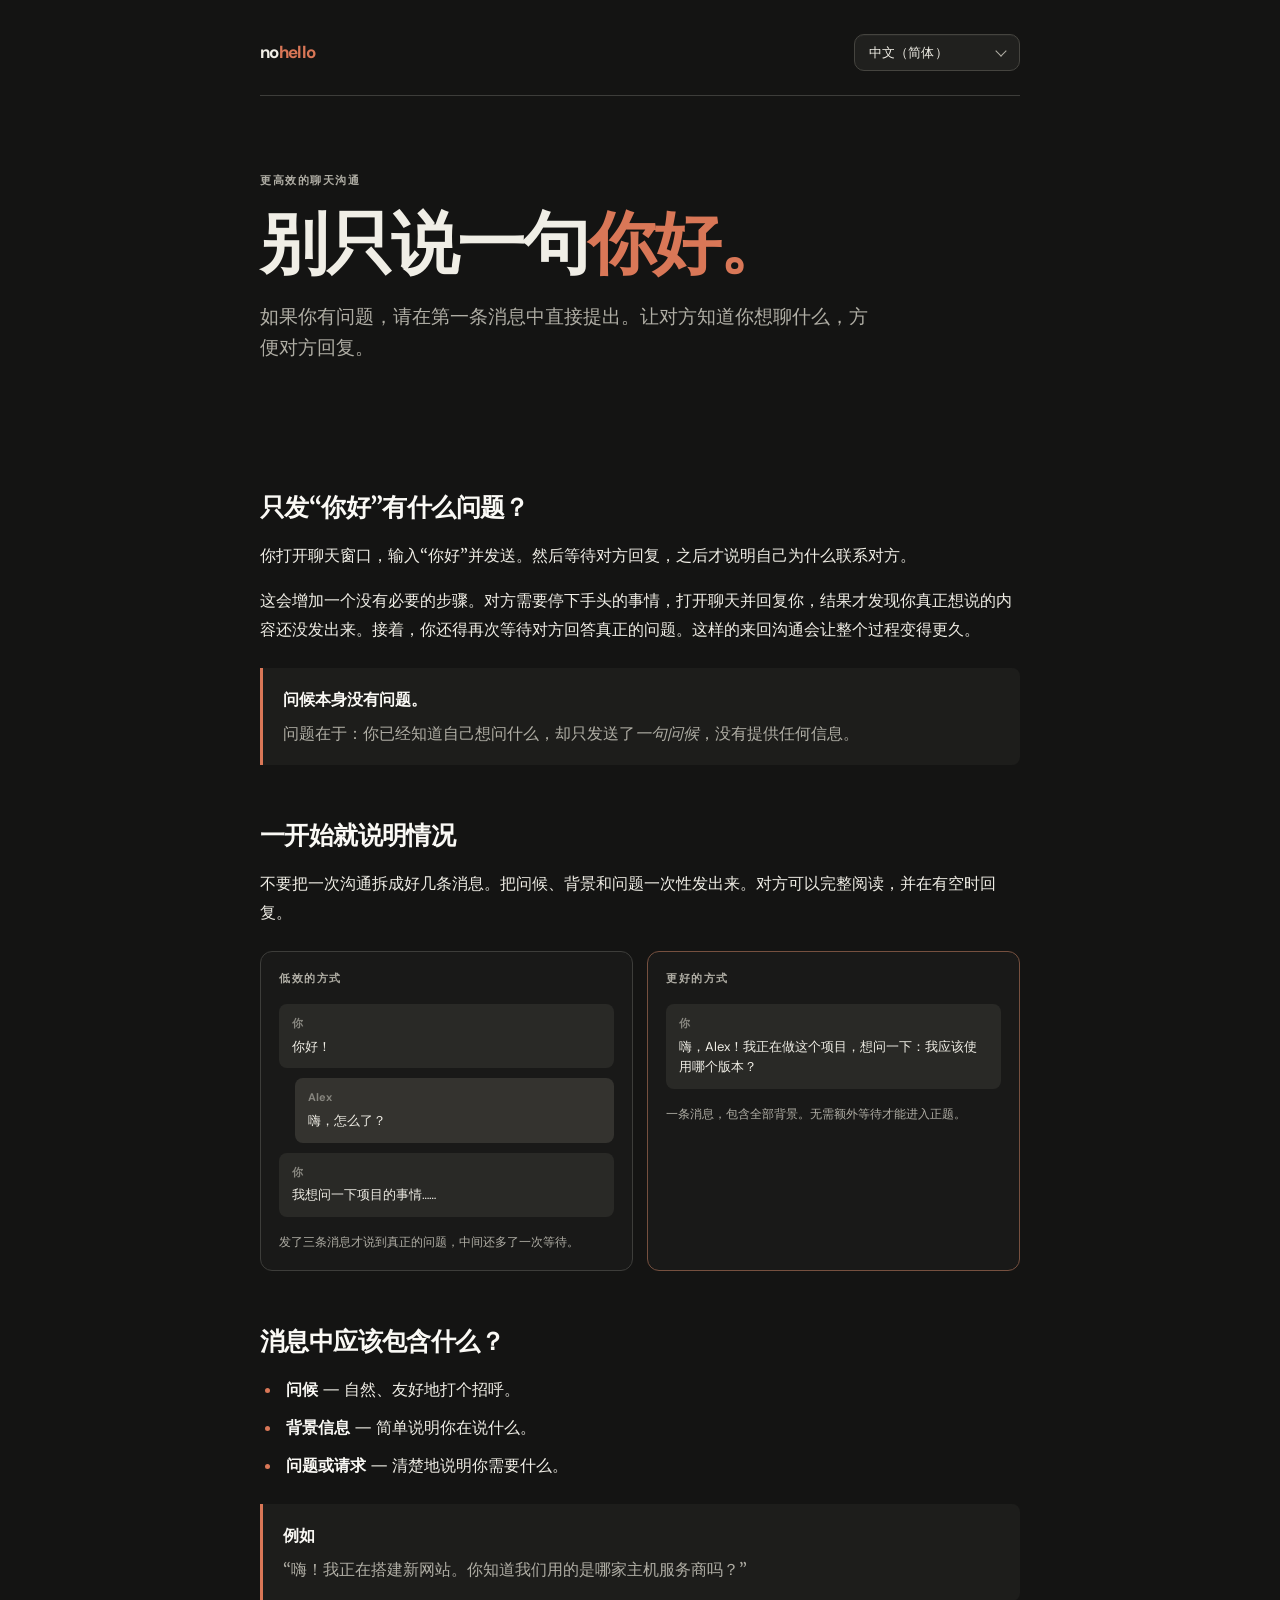
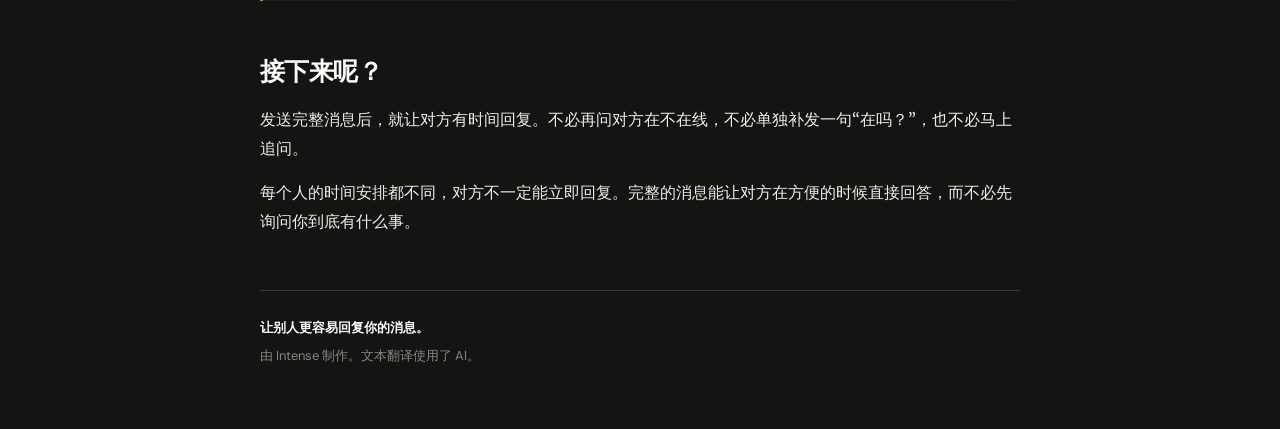
<file: zh/index.html>
<!DOCTYPE html>
<html lang="zh-CN">
<head>
    <meta charset="UTF-8">
    <meta name="viewport" content="width=device-width, initial-scale=1.0">
    <meta name="theme-color" content="#141413">
    <meta name="description" content="一份简短的聊天沟通指南：不要只发送一句“你好”，而应直接提出问题。">
    <title>No Hello — 第一条消息就说重点</title>
    <link rel="stylesheet" href="../app.css">
</head>
<body class="dark">
    <main>
        <header>
            <a href="../" class="wordmark">no<span>hello</span></a>
            <label class="language-picker">
                <span class="visually-hidden">Language</span>
                <select aria-label="Language" onchange="if (this.value) window.location.href = this.value;">
                    <option value="../en/">English (US)</option>
                    <option value="../en-gb/">English (UK)</option>
                    <option value="../de/">Deutsch</option>
                    <option value="../fr/">Français</option>
                    <option value="../ru/">Русский</option>
                    <option value="../zh/" selected>中文（简体）</option>
                    <option value="../es/">Español</option>
                    <option value="../it/">Italiano</option>
                    <option value="../pt/">Português (Brasil)</option>
                    <option value="../ja/">日本語</option>
                    <option value="../nl/">Nederlands</option>
                    <option value="../pl/">Polski</option>
                </select>
            </label>
        </header>

        <section class="intro">
            <p class="eyebrow">更高效的聊天沟通</p>
            <h1>别只说一句<span>你好。</span></h1>
            <p class="lead">如果你有问题，请在第一条消息中直接提出。让对方知道你想聊什么，方便对方回复。</p>
        </section>

        <section>
            <h2>只发“你好”有什么问题？</h2>
            <p>你打开聊天窗口，输入“你好”并发送。然后等待对方回复，之后才说明自己为什么联系对方。</p>
            <p>这会增加一个没有必要的步骤。对方需要停下手头的事情，打开聊天并回复你，结果才发现你真正想说的内容还没发出来。接着，你还得再次等待对方回答真正的问题。这样的来回沟通会让整个过程变得更久。</p>
            <aside class="callout">
                <strong>问候本身没有问题。</strong>
                <p>问题在于：你已经知道自己想问什么，却只发送了<em>一句问候</em>，没有提供任何信息。</p>
            </aside>
        </section>

        <section>
            <h2>一开始就说明情况</h2>
            <p>不要把一次沟通拆成好几条消息。把问候、背景和问题一次性发出来。对方可以完整阅读，并在有空时回复。</p>
            <div class="examples">
                <article class="example">
                    <p class="example-label">低效的方式</p>
                    <div class="message"><span>你</span>你好！</div>
                    <div class="message reply"><span>Alex</span>嗨，怎么了？</div>
                    <div class="message"><span>你</span>我想问一下项目的事情……</div>
                    <p class="example-note">发了三条消息才说到真正的问题，中间还多了一次等待。</p>
                </article>
                <article class="example better">
                    <p class="example-label">更好的方式</p>
                    <div class="message"><span>你</span>嗨，Alex！我正在做这个项目，想问一下：我应该使用哪个版本？</div>
                    <p class="example-note">一条消息，包含全部背景。无需额外等待才能进入正题。</p>
                </article>
            </div>
        </section>

        <section>
            <h2>消息中应该包含什么？</h2>
            <ul>
                <li><strong>问候</strong> — 自然、友好地打个招呼。</li>
                <li><strong>背景信息</strong> — 简单说明你在说什么。</li>
                <li><strong>问题或请求</strong> — 清楚地说明你需要什么。</li>
            </ul>
            <aside class="callout">
                <strong>例如</strong>
                <p>“嗨！我正在搭建新网站。你知道我们用的是哪家主机服务商吗？”</p>
            </aside>
        </section>

        <section>
            <h2>接下来呢？</h2>
            <p>发送完整消息后，就让对方有时间回复。不必再问对方在不在线，不必单独补发一句“在吗？”，也不必马上追问。</p>
            <p>每个人的时间安排都不同，对方不一定能立即回复。完整的消息能让对方在方便的时候直接回答，而不必先询问你到底有什么事。</p>
        </section>

        <footer>
            <p><strong>让别人更容易回复你的消息。</strong></p>
            <p class="muted">由 Intense 制作。文本翻译使用了 AI。</p>
        </footer>
    </main>
</body>
</html>
</file>
<file: app.css>
@import url('https://fonts.googleapis.com/css2?family=DM+Sans:wght@400;500;600;700&family=Merriweather:wght@400;700&display=swap');

:root {
    --radius-sm: 8px;
    --radius-lg: 12px;
    --accent: #d97757;
    --accent-darker: #c6613f;
    --slate-dark: #141413;
    --slate-medium: #3d3d3a;
    --cloud-dark: #87867f;
    --cloud-medium: #b0aea5;
    --ivory-medium: #f0eee6;
    --ivory-light: #faf9f5;

    --sans: "DM Sans", Inter, BlinkMacSystemFont, -apple-system, system-ui, sans-serif;
    --serif: "Merriweather", Georgia, serif;
    --muted: var(--cloud-medium);
    --text: var(--ivory-medium);
    --bg-1: var(--slate-dark);
}

* {
    box-sizing: border-box;
}

html, body {
    margin: 0;
    padding: 0;
}

body {
    color: var(--text);
    background: var(--bg-1);
    font-family: var(--serif);
    font-size: 16px;
    line-height: 1.8;
}

main {
    width: min(100% - 40px, 760px);
    margin: 0 auto;
    padding: 34px 0 56px;
}

header {
    display: flex;
    align-items: center;
    justify-content: space-between;
    gap: 20px;
    padding-bottom: 24px;
    border-bottom: 1px solid var(--slate-medium);
    font-family: var(--sans);
}

.wordmark {
    color: var(--ivory-medium);
    font-size: 17px;
    font-weight: 700;
    letter-spacing: -0.7px;
    text-decoration: none;
}

.wordmark span,
.intro h1 span {
    color: var(--accent);
}

.language-picker {
    position: relative;
    display: inline-flex;
    align-items: center;
}

.language-picker select {
    appearance: none;
    min-width: 148px;
    padding: 10px 38px 10px 14px;
    border: 1px solid #45443f;
    border-radius: 10px;
    color: var(--ivory-medium);
    background: #20201e;
    box-shadow: inset 0 1px 0 rgb(255 255 255 / 3%);
    font: 500 13px var(--sans);
    letter-spacing: 0.1px;
    cursor: pointer;
    transition: border-color 140ms ease, background-color 140ms ease;
}

.language-picker:hover select {
    border-color: #66635b;
    background: #252522;
}

.language-picker::after {
    position: absolute;
    right: 15px;
    width: 7px;
    height: 7px;
    border-right: 1.5px solid var(--cloud-medium);
    border-bottom: 1.5px solid var(--cloud-medium);
    content: "";
    pointer-events: none;
    transform: translateY(-2px) rotate(45deg);
}

.language-picker select:focus-visible {
    border-color: var(--accent);
    outline: 2px solid rgb(217 119 87 / 22%);
    outline-offset: 2px;
}

.language-picker option {
    color: var(--ivory-medium);
    background: #20201e;
}

.visually-hidden {
    position: absolute;
    width: 1px;
    height: 1px;
    padding: 0;
    margin: -1px;
    overflow: hidden;
    clip: rect(0, 0, 0, 0);
    white-space: nowrap;
    border: 0;
}

.eyebrow,
.example-label {
    color: var(--cloud-medium);
    font-family: var(--sans);
    font-size: 11px;
    font-weight: 700;
    letter-spacing: 1.5px;
    line-height: 1.5;
    text-transform: uppercase;
}

.intro {
    padding: 76px 0 58px;
}

.intro h1 {
    max-width: 650px;
    margin: 14px 0 20px;
    font-size: clamp(42px, 8vw, 68px);
    letter-spacing: -2.5px;
    line-height: 1.12;
}

.intro .lead {
    max-width: 610px;
    color: var(--cloud-medium);
    font-family: var(--sans);
    font-size: 19px;
    line-height: 1.65;
}

section {
    margin: 0 0 54px;
}

h2 {
    margin: 0 0 16px;
    color: var(--ivory-light);
    font-size: 25px;
    letter-spacing: -0.6px;
    line-height: 1.35;
}

p {
    margin: 0 0 16px;
}

strong {
    color: var(--ivory-light);
}

.callout {
    margin: 25px 0;
    padding: 17px 20px;
    border-left: 3px solid var(--accent);
    border-radius: 0 var(--radius-sm) var(--radius-sm) 0;
    background: #1d1d1b;
}

.callout p {
    margin: 5px 0 0;
    color: var(--cloud-medium);
}

.examples {
    display: grid;
    grid-template-columns: repeat(2, minmax(0, 1fr));
    gap: 14px;
    margin-top: 25px;
}

.example {
    min-width: 0;
    padding: 18px;
    border: 1px solid var(--slate-medium);
    border-radius: var(--radius-lg);
    background: #191918;
}

.example.better {
    border-color: #76503f;
}

.example-label {
    margin-bottom: 17px;
}

.message {
    margin: 10px 0;
    padding: 11px 13px;
    border-radius: var(--radius-sm);
    background: #292926;
    color: var(--ivory-medium);
    font-family: var(--sans);
    font-size: 13px;
    line-height: 1.6;
    overflow-wrap: anywhere;
}

.message span {
    display: block;
    margin-bottom: 4px;
    color: var(--cloud-dark);
    font-size: 11px;
    font-weight: 700;
}

.message.reply {
    margin-left: 16px;
    background: #34332f;
}

.example-note {
    margin: 16px 0 0;
    color: var(--cloud-medium);
    font-family: var(--sans);
    font-size: 12px;
    line-height: 1.6;
}

ul {
    padding-left: 22px;
}

li {
    margin: 9px 0;
    padding-left: 4px;
}

li::marker {
    color: var(--accent);
}

footer {
    padding-top: 25px;
    border-top: 1px solid var(--slate-medium);
    font-family: var(--sans);
    font-size: 13px;
}

footer p {
    margin-bottom: 5px;
}

.muted {
    color: var(--cloud-dark);
}

@media (max-width: 560px) {
    main {
        width: min(100% - 32px, 760px);
        padding-top: 22px;
    }

    .intro {
        padding: 58px 0 45px;
    }

    .intro h1 {
        letter-spacing: -1.8px;
    }

    .intro .lead {
        font-size: 17px;
    }

    .examples {
        grid-template-columns: 1fr;
    }

    section {
        margin-bottom: 44px;
    }
}
</file>
